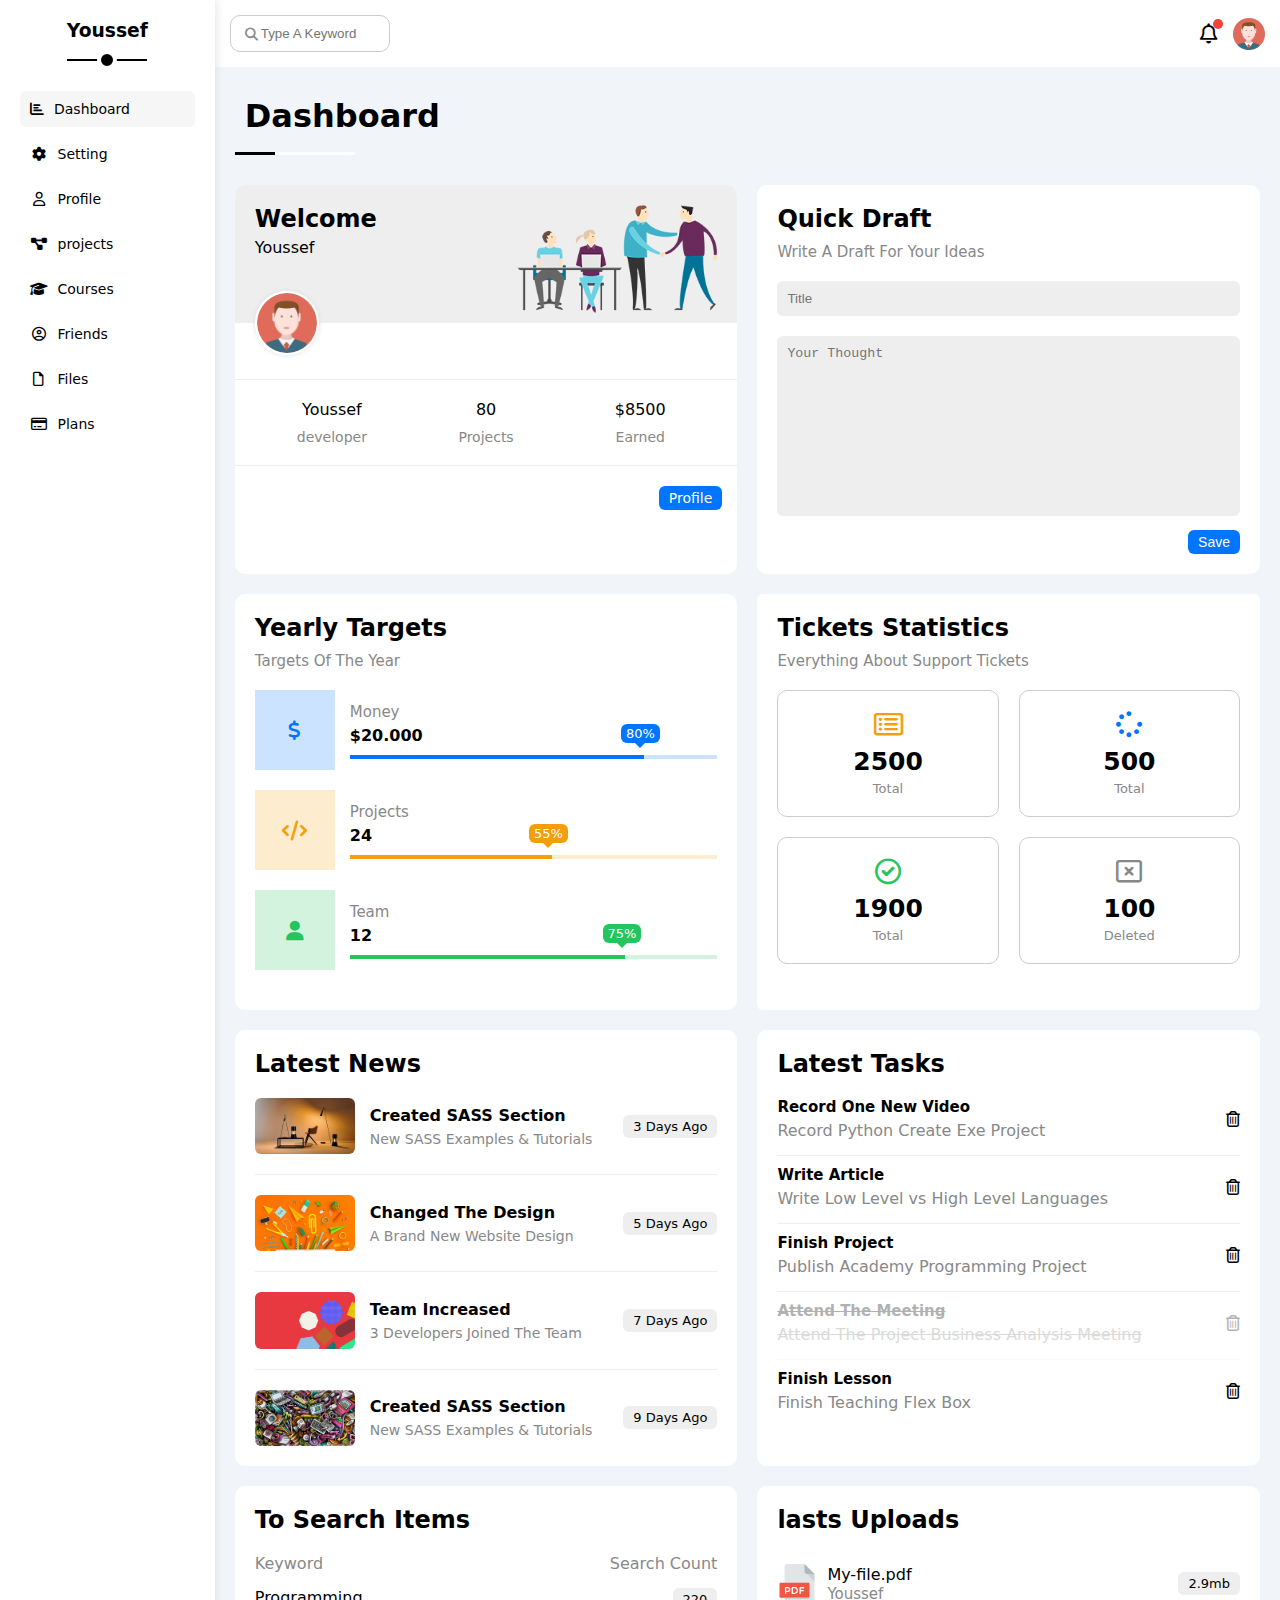
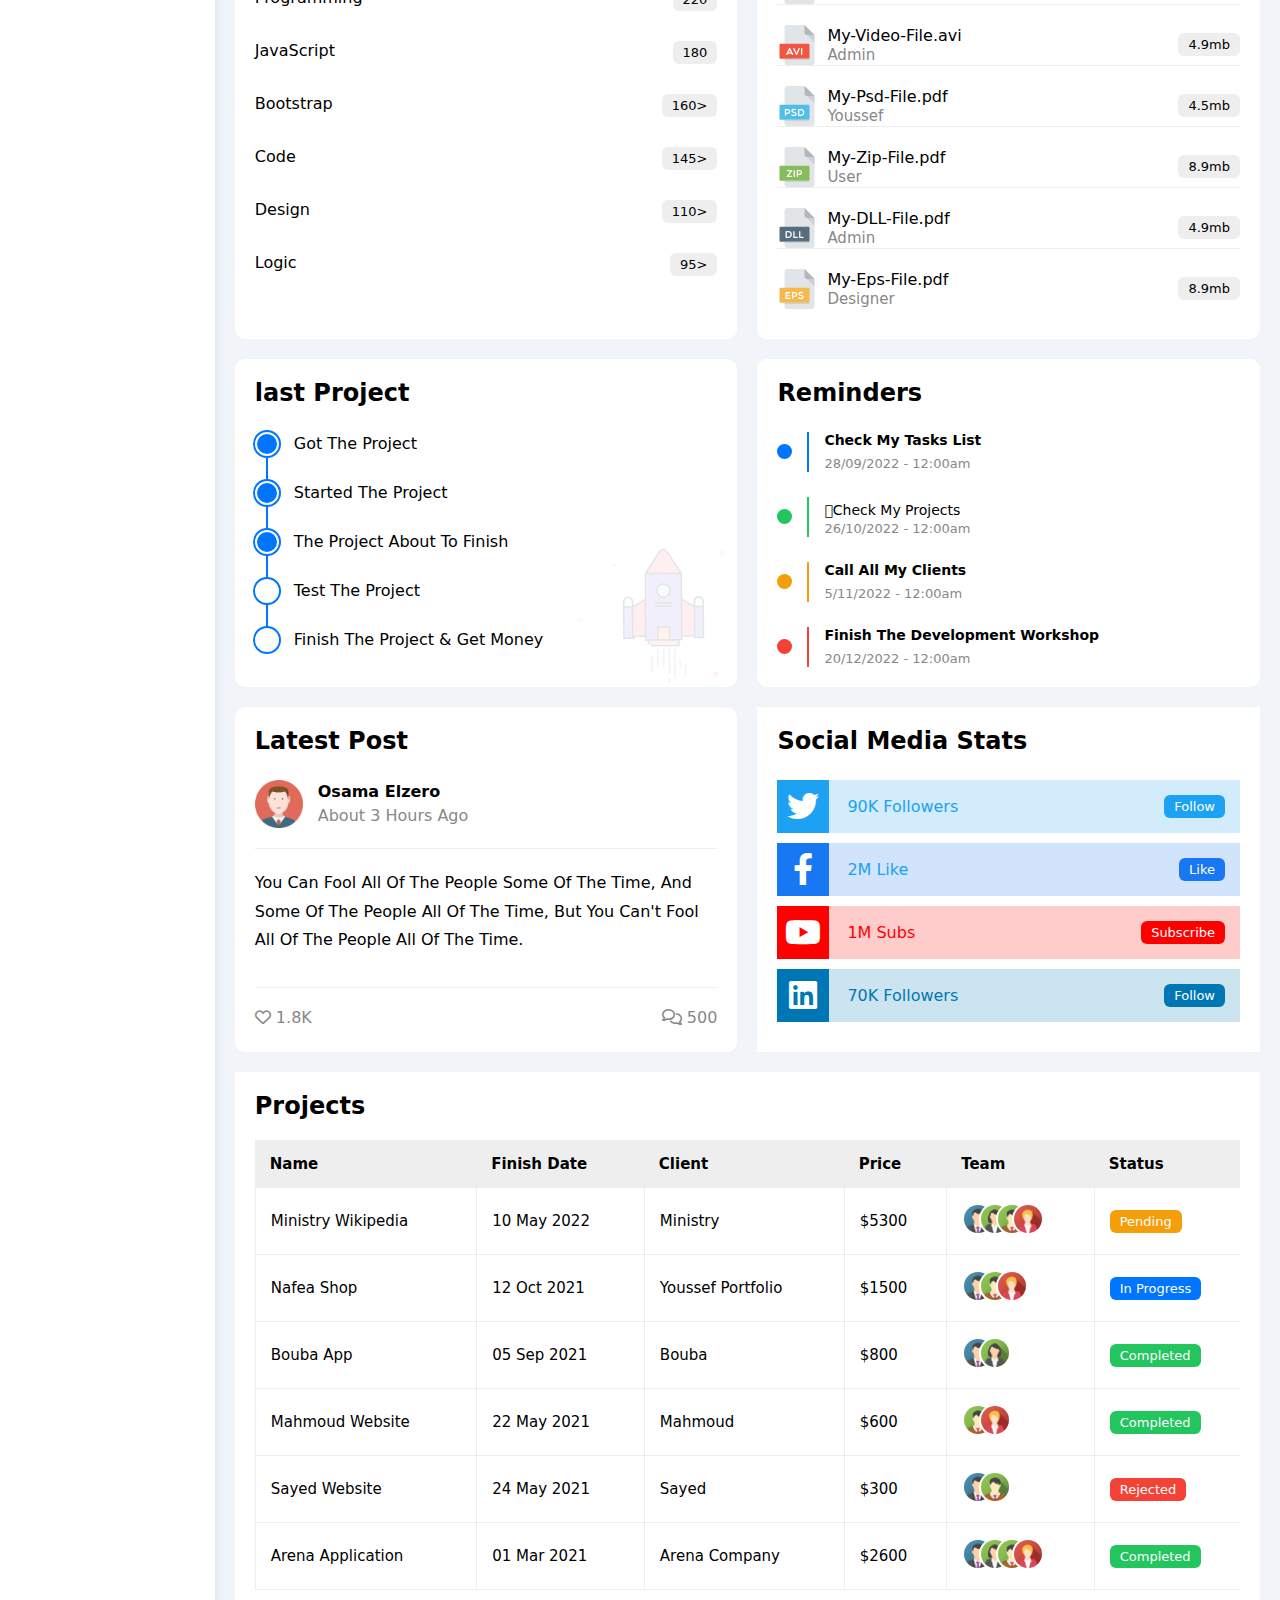
<file: index.html>
<!DOCTYPE html>
<html lang="en">
<head>
    <meta charset="UTF-8">
    <meta name="viewport" content="width=device-width, initial-scale=1.0">
    <title>Youssef</title>
    <link rel="stylesheet" href="css/all.min.css">   
    <link rel="stylesheet" href="css/framework.css">
    <link rel="stylesheet" href="css/master.css">
    <link rel="preconnect" href="https://fonts.googleapis.com" />
    <link rel="preconnect" href="https://fonts.gstatic.com" crossorigin />
    <link href="https://fonts.googleapis.com/css2?family=Open+Sans:wght@300;500&#038;display=swap" rel="stylesheet" />
</head>
<body>
    <div class="page d-flex">
        <div class="sidebar bg-white p-20  p-relative">
            <h3 class="p-relative txt-c mt-0">Youssef</h3>
            <ul>
                <li>
                    <a class="active d-flex align-center fs-14 c-black red-6 p-10" href="index.html">
                        <i class="fa-solid fa-chart-bar"></i>
                        <span>Dashboard</span>
                    </a>
                </li>
            </ul>
            <ul>
                <li>
                    <a class=" d-flex align-center fs-14 c-black red-6 p-10" href="setting.html">
                        <i class="fa-solid fa-gear fa-fw"></i>
                        <span>Setting</span>
                    </a>
                </li>
            </ul>
            <ul>
                <li>
                    <a class=" d-flex align-center fs-14 c-black red-6 p-10" href="profile.html">
                        <i class="fa-regular fa-user fa-fw"></i>
                        <span>Profile</span>
                    </a>
                </li>
            </ul>
            <ul>
                <li>
                    <a class=" d-flex align-center fs-14 c-black red-6 p-10" href="projects.html">
                        <i class="fa-solid fa-diagram-project fa-fw"></i>
                        <span>projects</span>
                    </a>
                </li>
            </ul>
            <ul>
                <li>
                    <a class=" d-flex align-center fs-14 c-black red-6 p-10" href="courses.html">
                        <i class="fa-solid fa-graduation-cap fa-fw"></i>
                        <span>Courses</span>
                    </a>
                </li>
            </ul>
            <ul>
                <li>
                    <a class=" d-flex align-center fs-14 c-black red-6 p-10" href="friends.html">
                        <i class="fa-regular fa-circle-user fa-fw"></i>
                        <span>Friends</span>
                    </a>
                </li>
            </ul>
            <ul>
                <li>
                    <a class=" d-flex align-center fs-14 c-black red-6 p-10" href="files.html">
                        <i class="fa-regular fa-file fa-fw"></i>
                        <span>Files</span>
                    </a>
                </li>
            </ul>
            <ul>
                <li>
                    <a class=" d-flex align-center fs-14 c-black red-6 p-10" href="plans.html">
                        <i class="fa-regular fa-credit-card fa-fw"></i>
                        <span>Plans</span>
                    </a>
                </li>
            </ul>
        </div>
        <div class="content w-full">
            <!-- start-head -->
            <div class="head bg-white p-15 between-flex">
                <div class="search p-relative">
                    <input class="p-10" type="search" placeholder="Type A Keyword">
                </div>
                <div class="icons d-flex align-center">
                    <span class="notification p-relative">
                        <i class="fa-regular fa-bell fa-lg"></i>
                    </span>
                    <img src="imgs/avatar.png" alt="" />
                </div>
                </div>
            <!-- end-head -->
            <h1 class="p-10 p-relative">Dashboard</h1>
            <div class="wrapper d-grid gap-20">
                <!-- Start Welcome Widget -->
                <div class="welcome bg-white red-10 txt-c-mobile block-mobile">
                    <div class="intro p-20 d-flex space-between bg-eee">
                        <div>
                            <h2 class="m-0">Welcome</h2>
                            <p class="c-grey mt-5">Youssef</p>
                        </div>
                        <img decoding="async" class="hide-mobile" src="imgs/welcome.png" alt="" />
                    </div>
                    <img class="avatar" src="imgs/avatar.png" alt="">
                    <div class="body txt-c d-flex p-20 mt-20 mb-20 block-mobile">
                        <div>Youssef<span class="d-block c-gray fs-14 mt-10">developer</span></div>
                        <div>80 <span class="d-block c-gray fs-14 mt-10">Projects</span></div>
                        <div>$8500 <span class="d-block c-gray fs-14 mt-10">Earned</span></div>
                    </div><a href="profile.html" class="visit d-block fs-14 bg-blue c-white w-fit btn-shape">Profile</a>
                </div>
                <!-- end Welcome Widget -->
                <!-- Start Quick Draft Widget  -->
                <div class="quick-draft p-20 bg-white red-10 ">
                    <h2 class="mb-10 mt-0">Quick Draft</h2>
                    <p class="mb-20 mt-0 c-gray fs-15">Write A Draft For Your Ideas</p>
                    <form>
                        <input class="bg-eee w-full red-6 p-10 " type="text" placeholder="Title">
                        <textarea class="bg-eee w-full red-6 mt-20 p-10" placeholder="Your Thought"></textarea>
                        <input class="save d-block fs-14 bg-blue  w-fit c-white btn-shape" type="submit" value="Save">
                    </form>
                </div>
                <!-- end Quick Draft Widget  -->
                <!-- Start Targets Widget -->
                <div class="targets p-20 bg-white red-10">
                    <h2 class="mb-10 mt-0">Yearly Targets</h2>
                    <p class="mb-20 mt-0 c-gray fs-15">Targets Of The Year</p>
                    <div class="target-row mb-20 blue center-flex">
                        <div class="icon center-flex">
                        <i class="fa-solid fa-dollar-sign fa-lg c-blue"></i>
                </div>
                <div class="details">
                    <span class="c-gray fs-15">Money</span>
                    <span class=" d-block mt-5 mb-10 fw-bold ">$20.000</span>
                    <div class="progress p-relative">
                        <span class="bg-blue blue" style="width: 80%;">
                        <span class="bg-blue">80%</span></span>
                    </div>
                </div>
                <!-- End Targets Widget -->
            </div>
                    <div class="target-row mb-20 orange center-flex">
                        <div class="icon center-flex">
                        <i class="fa-solid fa-code fa-lg c-orange"></i>
                </div>
                <div class="details">
                    <span class="c-gray fs-15">Projects</span>
                    <span class=" d-block mt-5 mb-10 fw-bold ">24</span>
                    <div class="progress p-relative">
                        <span class="bg-orange orange" style="width: 55%;">
                        <span class="bg-orange">55%</span></span>
                    </div>
                </div>
                <!-- End Targets Widget -->
            </div>
                    <div class="target-row mb-20 green center-flex">
                        <div class="icon center-flex">
                        <i class="fa-solid fa-user fa-lg c-green"></i>
                </div>
                <div class="details">
                    <span class="c-gray fs-15">Team</span>
                    <span class=" d-block mt-5 mb-10 fw-bold ">12</span>
                    <div class="progress p-relative">
                        <span class="bg-green green" style="width: 75%;">
                        <span class="bg-green">75%</span></span>
                    </div>
                </div>
                <!-- End Targets Widget -->
            </div>
        </div>
        <!-- Start Ticket Widget -->
        <div class="tickets bg-white red-6 p-20">
            <h2 class="mt-0 mb-10">Tickets Statistics</h2>
            <p class="mt-0 mb-20 c-gray fs-15">Everything About Support Tickets</p>
            <div class="d-flex txt-c gap-20 f-wrap">
            <div class="box p-20 red-10 fs-13 c-gray">
                <i class="fa-regular fa-rectangle-list fa-2x mb-10 c-orange"></i>
                <span class="d-block fs-25 fw-bold c-black mb-5 ">2500</span>
                Total 
        </div>
            <div class="box p-20 red-10 fs-13 c-gray">
                <i class="fa-solid fa-spinner fa-2x mb-10 c-blue"></i>
                <span class="d-block fs-25 fw-bold c-black mb-5 ">500</span>
                Total 
        </div>
            <div class="box p-20 red-10 fs-13 c-gray">
                <i class="fa-regular fa-circle-check fa-2x mb-10 c-green"></i>
                <span class="d-block fs-25 fw-bold c-black mb-5 ">1900</span>
                Total 
        </div>
            <div class="box p-20 red-10 fs-13 c-gray">
                <i class="fa-regular fa-rectangle-xmark fa-2x mb-10 c-red"></i>
                <span class="d-block fs-25 fw-bold c-black mb-5 ">100</span>
                Deleted
        </div>
            </div>
        </div>
                <!-- End Ticket Widget -->
                <!-- Start Latest News Widget -->
        <div class="latest-news p-20 red-10 bg-white txt-c-mobile">
            <h2 class="c-black mt-0 mb-20">Latest News</h2>
            <div class="news-row d-flex align-center">
                <img  decoding="async" src="imgs/news-01.png" alt="">
                <div class="info">
                    <h3>Created SASS Section</h3>
                    <p class="c-gray fs-14 m-0">New SASS Examples & Tutorials</p>
                </div>
                    <div class="btn-shape bg-eee fs-13 label">3 Days Ago</div>
                </div>
            <div class="news-row d-flex align-center">
                <img  decoding="async" src="imgs/news-02.png" alt="">
                <div class="info">
                    <h3>Changed The Design</h3>
                    <p class="c-gray fs-14 m-0">A Brand New Website Design</p>
                </div>
                    <div class="btn-shape bg-eee fs-13 label">5 Days Ago</div>
                </div>
            <div class="news-row d-flex align-center">
                <img  decoding="async" src="imgs/news-03.png" alt="">
                <div class="info">
                    <h3>Team Increased</h3>
                    <p class="c-gray fs-14 m-0">3 Developers Joined The Team</p>
                </div>
                    <div class="btn-shape bg-eee fs-13 label">7 Days Ago</div>
                </div>
            <div class="news-row d-flex align-center">
                <img  decoding="async" src="imgs/news-04.png" alt="">
                <div class="info">
                    <h3>Created SASS Section</h3>
                    <p class="c-gray fs-14 m-0">New SASS Examples & Tutorials</p>
                </div>
                    <div class="btn-shape bg-eee fs-13 label">9 Days Ago</div>
                </div>
            </div>
            <!-- End latest-news  -->
            <!-- Start latest-Tasks  -->
            <div class="tasks p-20 red-10 bg-white ">
                <h2 class="mt-0 mb-20">Latest Tasks</h2>
                <div class="task-row between-flex">
                    <div class="info">
                        <h3 class="mt-0 mb-5 fs-15">Record One New Video</h3>
                        <p class="c-gray m-0">Record Python Create Exe Project</p>
                    </div>
                    <i class="fa-regular fa-trash-can delete"></i>
        </div>
                <div class="task-row between-flex">
                    <div class="info">
                        <h3 class="mt-0 mb-5 fs-15">Write Article</h3>
                        <p class="c-gray  m-0">Write Low Level vs High Level Languages</p>
                    </div>
                    <i class="fa-regular fa-trash-can delete"></i>
        </div>
                <div class="task-row between-flex">
                    <div class="info">
                        <h3 class="mt-0 mb-5 fs-15">Finish Project</h3>
                        <p class="c-gray  m-0">Publish Academy Programming Project</p>
                    </div>
                    <i class="fa-regular fa-trash-can delete"></i>
        </div>
                <div class="task-row between-flex done">
                    <div class="info">
                        <h3 class="mt-0 mb-5 fs-15">Attend The Meeting</h3>
                        <p class="c-gray  m-0">Attend The Project Business Analysis Meeting</p>
                    </div>
                    <i class="fa-regular fa-trash-can delete"></i>
        </div>
                <div class="task-row between-flex">
                    <div class="info">
                        <h3 class="mt-0 mb-5 fs-15">Finish Lesson</h3>
                        <p class="c-gray  m-0">Finish Teaching Flex Box</p>
                    </div>
                    <i class="fa-regular fa-trash-can delete"></i>
        </div>
    </div>
    <!-- Start Top Search Word Widget -->
    <div class="search-items bg-white p-20 red-10">
        <h2 class="c-black mt-0 mb-20">To Search Items</h2>
        <div class="items-head d-flex space-between c-gray m-10">
            <div>Keyword</div>
            <div>Search Count</div>
    </div>
        <div class="items-head d-flex space-between pt-15 pb-15 m-10">
            <span>Programming</span>
            <span class="bg-eee fs-13 btn-shape">220</span> 
    </div>
        <div class="items-head d-flex space-between pt-15 pb-15 m-10">
            <span>JavaScript</span>
            <span class="bg-eee fs-13 btn-shape">180</span>
    </div>
        <div class="items-head d-flex space-between pt-15 pb-15 m-10">
            <span>Bootstrap</span>  
        <span class="bg-eee fs-13 btn-shape">160></span>  
    </div>
        <div class="items-head d-flex space-between pt-15 pb-15 m-10">
            <span>Code</span> 
        <span class="bg-eee fs-13 btn-shape">145></span>  
    </div>
        <div class="items-head d-flex space-between pt-15 pb-15 m-10">
            <span> Design</span>
        <span class="bg-eee fs-13 btn-shape">110></span>  
    </div>
        <div class="items-head d-flex space-between pt-15 pb-15 m-10">
            <span>Logic</span> 
        <span class="bg-eee fs-13 btn-shape">95></span>  
    </div> 
            </div>
            <!-- End Top Search Word Widget -->
        <!-- Start Latest Uploads Widget -->
        <div class="lasts-uploads bg-white p-20 red-10">
            <h2 class="c-black mt-0 mb-20">lasts Uploads</h2>
            <ul class="m-0">
                <li class="between-flex pb-10 mb-10 ">
                <div class="d-flex align-center">
                    <img class="mr-10" src="imgs/pdf.svg" alt="">
                <div>
                    <span class="d-block">My-file.pdf</span>
                    <span class="fs-15 c-gray">Youssef</span>
                </div>
                </div>
                <div class="bg-eee btn-shape fs-13">2.9mb</div>
            </li>
                <li class="between-flex pb-10 mb-10 ">
                <div class="d-flex align-center">
                    <img class="mr-10" src="imgs/avi.svg" alt="">
                <div>
                    <span class="d-block">My-Video-File.avi</span>
                    <span class="fs-15 c-gray">Admin</span>
                </div>
                </div>
                <div class="bg-eee btn-shape fs-13">4.9mb</div>
            </li>
                <li class="between-flex pb-10 mb-10 ">
                <div class="d-flex align-center">
                    <img class="mr-10" src="imgs/psd.svg" alt="">
                <div>
                    <span class="d-block">My-Psd-File.pdf</span>
                    <span class="fs-15 c-gray">Youssef</span>
                </div>
                </div>
                <div class="bg-eee btn-shape fs-13">4.5mb</div>
            </li>
                <li class="between-flex pb-10 mb-10 ">
                <div class="d-flex align-center">
                    <img class="mr-10" src="imgs/zip.svg" alt="">
                <div>
                    <span class="d-block">My-Zip-File.pdf</span>
                    <span class="fs-15 c-gray">User</span>
                </div>
                </div>
                <div class="bg-eee btn-shape fs-13">8.9mb</div>
            </li>
                <li class="between-flex pb-10 mb-10 ">
                <div class="d-flex align-center">
                    <img class="mr-10" src="imgs/dll.svg" alt="">
                <div>
                    <span class="d-block">My-DLL-File.pdf</span>
                    <span class="fs-15 c-gray">Admin</span>
                </div>
                </div>
                <div class="bg-eee btn-shape fs-13">4.9mb</div>
            </li>
                <li class="between-flex pb-10 mb-10 ">
                <div class="d-flex align-center">
                    <img class="mr-10" src="imgs/eps.svg" alt="">
                <div>
                    <span class="d-block">My-Eps-File.pdf</span>
                    <span class="fs-15 c-gray">Designer</span>
                </div>
                </div>
                <div class="bg-eee btn-shape fs-13">8.9mb</div>
            </li>
            </ul> 
    </div>
    <!-- End Top Latest Uploads Widget -->
    <!-- Start Last Project Widget -->
        <div class="last-project p-20 bg-white red-10 p-relative">
            <h2 class="c-black mt-0 mb-20">last Project</h2>
            <ul class="m-0 p-relative">
                    <li class="mt-25 d-flex align-center done">Got The Project</li>
                    <li class="mt-25 d-flex align-center done">Started The Project</li>
                    <li class="mt-25 d-flex align-center done">The Project About To Finish</li>
                    <li class="mt-25 d-flex align-center current">Test The Project</li>
                    <li class="mt-25 d-flex align-center">Finish The Project & Get Money</li>
            </ul>
            <img decoding="async" class="launch-icon hide-mobile" src="imgs/project.png" alt="" />
        </div>
    <!-- End Last Project Widget -->
    <!-- Start Last Reminders Widget -->
    <div class="reminders p-20 bg-white red-10 p-relative">
        <h2 class="c-black mt-0 mb-25">Reminders</h2>
        <ul class="m-0">
            <li class=" d-flex align-center  mt-15">
                <span class="key bg-blue mr-15 d-block rad-half"></span>
                    <div class="pl-15 blue">
                        <p class="fs-14 fw-bold mt-0 mb-5">Check My Tasks List</p>
                        <span class="fs-13 c-gray">28/09/2022 - 12:00am</span>
                    </div>
                
            </li>
            <li class="mt-25 d-flex align-center done">
                <span class="key bg-green mr-15 d-block rad-half"></span>
                    <div class="pl-15 green">
                        <p class="fa-bold m-0 mt-5 fs-14">Check My Projects</p>
                        <span class="fs-13 c-gray">26/10/2022 - 12:00am</span>
                    </div>
                
            </li>
            <li class="mt-25 d-flex align-center done">
                <span class="key bg-orange mr-15 d-block rad-half"></span>
                    <div class="pl-15 orange">
                        <p class="fs-14 fw-bold mt-0 mb-5">Call All My Clients</p>
                        <span class="fs-13 c-gray">5/11/2022 - 12:00am</span>
                    </div>
            </li>
            <li class="mt-25 d-flex align-center done">
                <span class="key bg-red mr-15 d-block rad-half"></span>
                    <div class="pl-15 red">
                        <p class="fs-14 fw-bold mt-0 mb-5">Finish The Development Workshop</p>
                        <span class="fs-13 c-gray">20/12/2022 - 12:00am</span>
                    </div>
            </li>
        </ul>
    </div>
    <!-- End Last Reminders Widget -->
    <!-- Start Latest Post Widget -->
    <div class="latest-post bg-white p-20 red-10 p-relative">
        <h2 class="mt-0 mb-25">Latest Post</h2>
        <div class="top d-flex align-center">
            <img decoding="async" class="avatar mr-15" src="imgs/avatar.png" alt="" />
            <div class="info">
                <span class="d-block mb-5 fw-bold">Osama Elzero</span>
                <span class="c-gray">About 3 Hours Ago</span>
            </div>
        </div>
            <div class="post-content txt-c-mobile pt-20 pb-20 mt-20 mb-20">
                You can fool all of the people some of the time, and some of the people all of the time, but you can't
                fool all of the people all of the time.
            </div>
            <div class="post-stats between-flex c-gray">
                <div>
                    <i class="fa-regular fa-heart"></i>
                    <span>1.8K</span>
    </div>
            <div>
    <i class="fa-regular fa-comments"></i>
    <span>500</span>
</div>
    <!-- End Latest Post Widget -->
        </div>
    </div>
    <!-- Start Social Media Stats Widget -->
    <div class="social-media p-20 bg-white rad-10 p-relative">
        <h2 class="mt-0 mb-25">Social Media Stats</h2>
        <div class="box twitter p-15 p-relative mb-10 between-flex">
        <i class="fa-brands fa-twitter fa-2x c-white h-full center-flex"></i>
        <span>90K Followers</span>
        <a class="fs-13 c-white btn-shape" href="#">Follow</a>
        </div>
        <div class="box facebook p-15 p-relative mb-10 between-flex">
            <i class="fa-brands fa-facebook-f fa-2x c-white h-full center-flex"></i>
            <span>2M Like</span>
            <a class="fs-13 c-white btn-shape" href="#">Like</a>
        </div>
        <div class="box youtube p-15 p-relative mb-10 between-flex">
            <i class="fa-brands fa-youtube fa-2x c-white h-full center-flex"></i>
            <span>1M Subs</span>
            <a class="fs-13 c-white btn-shape" href="#">Subscribe</a>
        </div>
        <div class="box linkedin p-15 p-relative mb-10 between-flex">
            <i class="fa-brands fa-linkedin fa-2x c-white h-full center-flex"></i>
            <span>70K Followers</span>
            <a class="fs-13 c-white btn-shape" href="#">Follow</a>
        </div>
    </div>   
    <!-- End Social Media Stats Widget -->
        </div>   
            <!-- Start Projects Table -->
        <div class="projects p-20 bg-white rad-10 m-20">
        <h2 class="mt-0 mb-20">Projects</h2>
        <div class="responsive-table">
            <table class="fs-15 w-full">
                <thead>
                    <tr>
                        <td>Name</td>
                        <td>Finish Date</td>
                        <td>Client</td>
                        <td>Price</td>
                        <td>Team</td>
                        <td>Status</td>
                    </tr>
                </thead>
                <tbody>
                    <tbody>
                        <tr>
                        <td>Ministry Wikipedia</td>
                        <td>10 May 2022</td>
                        <td>Ministry</td>
                        <td>$5300</td>
                        <td>
                            <img decoding="async" src="imgs/team-01.png" alt="" />
                            <img decoding="async" src="imgs/team-02.png" alt="" />
                            <img decoding="async" src="imgs/team-03.png" alt="" />
                            <img decoding="async" src="imgs/team-05.png" alt="" />
                        </td>
                        <td>
                            <span class="label btn-shape bg-orange c-white">Pending</span>
                        </td>
                        </tr>
                        <tr>
                </tbody>
                    <tbody>
                        <tr>
                        <td>Nafea Shop</td>
                        <td>12 Oct 2021</td>
                        <td>Youssef Portfolio</td>
                        <td>$1500</td>
                        <td>
                            <img decoding="async" src="imgs/team-01.png" alt="" />
                            <img decoding="async" src="imgs/team-03.png" alt="" />
                            <img decoding="async" src="imgs/team-05.png" alt="" />
                        </td>
                        <td>
                            <span class="label btn-shape bg-blue c-white">In Progress</span>
                        </td>
                        </tr>
                        <tr>
                </tbody>
                    <tbody>
                        <tr>
                        <td>Bouba App</td>
                        <td>05 Sep 2021</td>
                        <td>Bouba</td>
                        <td>$800</td>
                        <td>
                            <img decoding="async" src="imgs/team-01.png" alt="" />
                            <img decoding="async" src="imgs/team-02.png" alt="" />
                        </td>
                        <td>
                            <span class="label btn-shape bg-green c-white">Completed</span>
                        </td>
                        </tr>
                        <tr>
                </tbody>
                    <tbody>
                        <tr>
                        <td>Mahmoud Website</td>
                        <td>22 May 2021</td>
                        <td>Mahmoud</td>
                        <td>$600</td>
                        <td>
                            <img decoding="async" src="imgs/team-03.png" alt="" />
                            <img decoding="async" src="imgs/team-05.png" alt="" />
                        </td>
                        <td>
                            <span class="label btn-shape bg-green c-white">Completed</span>
                        </td>
                        </tr>
                        <tr>
                </tbody>
                    <tbody>
                        <tr>
                        <td>Sayed Website</td>
                        <td>24 May 2021</td>
                        <td>Sayed</td>
                        <td>$300</td>
                        <td>
                            <img decoding="async" src="imgs/team-01.png" alt="" />
                            <img decoding="async" src="imgs/team-03.png" alt="" />
                        </td>
                        <td>
                            <span class="label btn-shape bg-red c-white">Rejected</span>
                        </td>
                        </tr>
                        <tr>
                </tbody>
                    <tbody>
                        <tr>
                        <td>Arena Application</td>
                        <td>01 Mar 2021</td>
                        <td>Arena Company</td>
                        <td>$2600</td>
                        <td>
                            <img decoding="async" src="imgs/team-01.png" alt="" />
                            <img decoding="async" src="imgs/team-02.png" alt="" />
                            <img decoding="async" src="imgs/team-03.png" alt="" />
                            <img decoding="async" src="imgs/team-05.png" alt="" />
                        </td>
                        <td>
                            <span class="label btn-shape bg-green c-white">Completed</span>
                        </td>
                        </tr>
                        <tr>
                </tbody>
            </table>
    </div>
        </div>
    <!-- End Projects Table -->
    </div>


</body>
</html>
</file>
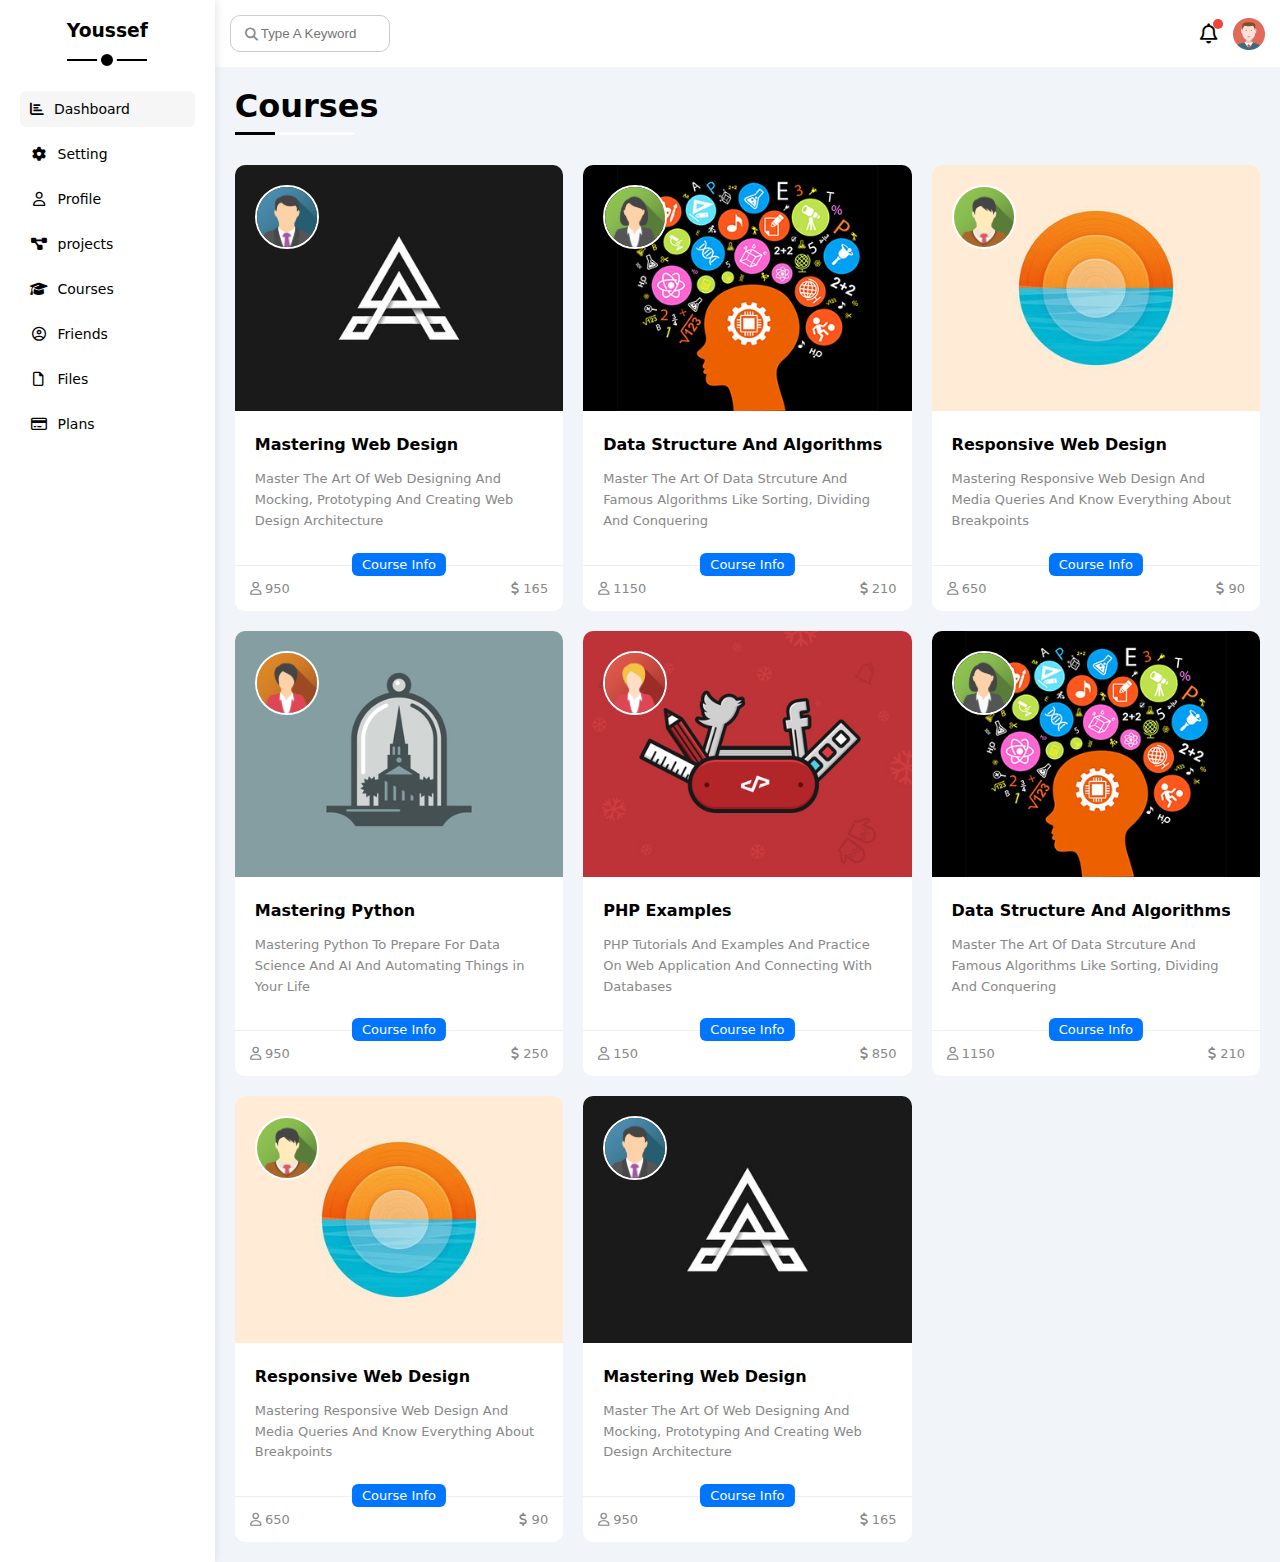
<file: courses.html>
<!DOCTYPE html>
<html lang="en">
<head>
    <meta charset="UTF-8">
    <meta name="viewport" content="width=device-width, initial-scale=1.0">
    <title>Youssef</title>
    <link rel="stylesheet" href="css/all.min.css">   
    <link rel="stylesheet" href="css/framework.css">
    <link rel="stylesheet" href="css/master.css">
    <link rel="preconnect" href="https://fonts.googleapis.com" />
    <link rel="preconnect" href="https://fonts.gstatic.com" crossorigin />
    <link href="https://fonts.googleapis.com/css2?family=Open+Sans:wght@300;500&#038;display=swap" rel="stylesheet" />
</head>
<body>
    <div class="page d-flex">
        <div class="sidebar bg-white p-20  p-relative">
            <h3 class="p-relative txt-c mt-0">Youssef</h3>
            <ul>
                <li>
                    <a class="active d-flex align-center fs-14 c-black red-6 p-10" href="index.html">
                        <i class="fa-solid fa-chart-bar"></i>
                        <span>Dashboard</span>
                    </a>
                </li>
            </ul>
            <ul>
                <li>
                    <a class=" d-flex align-center fs-14 c-black red-6 p-10" href="setting.html">
                        <i class="fa-solid fa-gear fa-fw"></i>
                        <span>Setting</span>
                    </a>
                </li>
            </ul>
            <ul>
                <li>
                    <a class=" d-flex align-center fs-14 c-black red-6 p-10" href="profile.html">
                        <i class="fa-regular fa-user fa-fw"></i>
                        <span>Profile</span>
                    </a>
                </li>
            </ul>
            <ul>
                <li>
                    <a class=" d-flex align-center fs-14 c-black red-6 p-10" href="projects.html">
                        <i class="fa-solid fa-diagram-project fa-fw"></i>
                        <span>projects</span>
                    </a>
                </li>
            </ul>
            <ul>
                <li>
                    <a class=" d-flex align-center fs-14 c-black red-6 p-10" href="courses.html">
                        <i class="fa-solid fa-graduation-cap fa-fw"></i>
                        <span>Courses</span>
                    </a>
                </li>
            </ul>
            <ul>
                <li>
                    <a class=" d-flex align-center fs-14 c-black red-6 p-10" href="friends.html">
                        <i class="fa-regular fa-circle-user fa-fw"></i>
                        <span>Friends</span>
                    </a>
                </li>
            </ul>
            <ul>
                <li>
                    <a class=" d-flex align-center fs-14 c-black red-6 p-10" href="files.html">
                        <i class="fa-regular fa-file fa-fw"></i>
                        <span>Files</span>
                    </a>
                </li>
            </ul>
            <ul>
                <li>
                    <a class=" d-flex align-center fs-14 c-black red-6 p-10" href="plans.html">
                        <i class="fa-regular fa-credit-card fa-fw"></i>
                        <span>Plans</span>
                    </a>
                </li>
            </ul>
        </div>
        <div class="content w-full">
            <!-- start-head -->
            <div class="head bg-white p-15 between-flex">
                <div class="search p-relative">
                    <input class="p-10" type="search" placeholder="Type A Keyword">
                </div>
                <div class="icons d-flex align-center">
                    <span class="notification p-relative">
                        <i class="fa-regular fa-bell fa-lg"></i>
                    </span>
                    <img src="imgs/avatar.png" alt="" />
                </div>
                </div>
                <h1 class=" p-relative">Courses</h1>
                <div class="courses-page m-20 d-grid gap-20">
                    <!-- Start Welcome Widget -->
                    <div class="course bg-white red-10 p-relative">
                        <img class="cover" src="imgs/course-01.jpg" alt="">
                        <img class="instructor" src="imgs/team-01.png" alt="" >
                        <div class="p-20">
                            <h4 class="m-0">Mastering Web Design</h4>
                            <p class="description c-gray mt-15 fs-13">Master The Art Of Web Designing And Mocking, Prototyping And Creating Web Design Architecture</p>
                        </div>
                        <div class="info between-flex p-15 p-relative">
                            <span class="title bg-blue btn-shape c-white">Course Info</span>
                            <span class="c-gray">
                                <i class="fa-regular fa-user"></i>
                                950
                            </span>
                            <span class="c-gray">
                                <i class="fa-solid fa-dollar-sign"></i>
                                165
                            </span>
                        </div>
                    </div>
                    <div class="course bg-white red-10 p-relative">
                        <img class="cover" src="imgs/course-02.jpg" alt="">
                        <img class="instructor" src="imgs/team-02.png" alt="" >
                        <div class="p-20">
                            <h4 class="m-0">Data Structure And Algorithms</h4>
                            <p class="description c-gray mt-15 fs-13">Master The Art Of Data Strcuture And Famous Algorithms Like Sorting, Dividing And Conquering</p>
                        </div>
                        <div class="info between-flex p-15 p-relative">
                            <span class="title bg-blue btn-shape c-white">Course Info</span>
                            <span class="c-gray">
                                <i class="fa-regular fa-user"></i>
                                1150
                            </span>
                            <span class="c-gray">
                                <i class="fa-solid fa-dollar-sign"></i>
                                210
                            </span>
                        </div>
                    </div>
                    <div class="course bg-white red-10 p-relative">
                        <img class="cover" src="imgs/course-03.jpg" alt="">
                        <img class="instructor" src="imgs/team-03.png" alt="" >
                        <div class="p-20">
                            <h4 class="m-0">Responsive Web Design</h4>
                            <p class="description c-gray mt-15 fs-13">Mastering Responsive Web Design And Media Queries And Know Everything About Breakpoints</p>
                        </div>
                        <div class="info between-flex p-15 p-relative">
                            <span class="title bg-blue btn-shape c-white">Course Info</span>
                            <span class="c-gray">
                                <i class="fa-regular fa-user"></i>
                                650
                            </span>
                            <span class="c-gray">
                                <i class="fa-solid fa-dollar-sign"></i>
                                90
                            </span>
                        </div>
                    </div>
                    <div class="course bg-white red-10 p-relative">
                        <img class="cover" src="imgs/course-04.jpg" alt="">
                        <img class="instructor" src="imgs/team-04.png" alt="" >
                        <div class="p-20">
                            <h4 class="m-0">Mastering Python</h4>
                            <p class="description c-gray mt-15 fs-13">Mastering Python To Prepare For Data Science And AI And Automating Things in Your Life</p>
                        </div>
                        <div class="info between-flex p-15 p-relative">
                            <span class="title bg-blue btn-shape c-white">Course Info</span>
                            <span class="c-gray">
                                <i class="fa-regular fa-user"></i>
                                950
                            </span>
                            <span class="c-gray">
                                <i class="fa-solid fa-dollar-sign"></i>
                                250
                            </span>
                        </div>
                    </div>
                    <div class="course bg-white red-10 p-relative">
                        <img class="cover" src="imgs/course-05.jpg" alt="">
                        <img class="instructor" src="imgs/team-05.png" alt="" >
                        <div class="p-20">
                            <h4 class="m-0">PHP Examples</h4>
                            <p class="description c-gray mt-15 fs-13">PHP Tutorials And Examples And Practice On Web Application And Connecting With Databases</p>
                        </div>
                        <div class="info between-flex p-15 p-relative">
                            <span class="title bg-blue btn-shape c-white">Course Info</span>
                            <span class="c-gray">
                                <i class="fa-regular fa-user"></i>
                                150
                            </span>
                            <span class="c-gray">
                                <i class="fa-solid fa-dollar-sign"></i>
                                850
                            </span>
                        </div>
                    </div>
                    <div class="course bg-white red-10 p-relative">
                        <img class="cover" src="imgs/course-02.jpg" alt="">
                        <img class="instructor" src="imgs/team-02.png" alt="" >
                        <div class="p-20">
                            <h4 class="m-0">Data Structure And Algorithms</h4>
                            <p class="description c-gray mt-15 fs-13">Master The Art Of Data Strcuture And Famous Algorithms Like Sorting, Dividing And Conquering</p>
                        </div>
                        <div class="info between-flex p-15 p-relative">
                            <span class="title bg-blue btn-shape c-white">Course Info</span>
                            <span class="c-gray">
                                <i class="fa-regular fa-user"></i>
                                1150
                            </span>
                            <span class="c-gray">
                                <i class="fa-solid fa-dollar-sign"></i>
                                210
                            </span>
                        </div>
                    </div>
                    <div class="course bg-white red-10 p-relative">
                        <img class="cover" src="imgs/course-03.jpg" alt="">
                        <img class="instructor" src="imgs/team-03.png" alt="" >
                        <div class="p-20">
                            <h4 class="m-0">Responsive Web Design</h4>
                            <p class="description c-gray mt-15 fs-13">Mastering Responsive Web Design And Media Queries And Know Everything About Breakpoints</p>
                        </div>
                        <div class="info between-flex p-15 p-relative">
                            <span class="title bg-blue btn-shape c-white">Course Info</span>
                            <span class="c-gray">
                                <i class="fa-regular fa-user"></i>
                                650
                            </span>
                            <span class="c-gray">
                                <i class="fa-solid fa-dollar-sign"></i>
                                90
                            </span>
                        </div>
                    </div>
                    <div class="course bg-white red-10 p-relative">
                        <img class="cover" src="imgs/course-01.jpg" alt="">
                        <img class="instructor" src="imgs/team-01.png" alt="" >
                        <div class="p-20">
                            <h4 class="m-0">Mastering Web Design</h4>
                            <p class="description c-gray mt-15 fs-13">Master The Art Of Web Designing And Mocking, Prototyping And Creating Web Design Architecture</p>
                        </div>
                        <div class="info between-flex p-15 p-relative">
                            <span class="title bg-blue btn-shape c-white">Course Info</span>
                            <span class="c-gray">
                                <i class="fa-regular fa-user"></i>
                                950
                            </span>
                            <span class="c-gray">
                                <i class="fa-solid fa-dollar-sign"></i>
                                165
                            </span>
                        </div>
                    </div>
                </div>
        </div>
    </div>
</body>
</html>
</file>
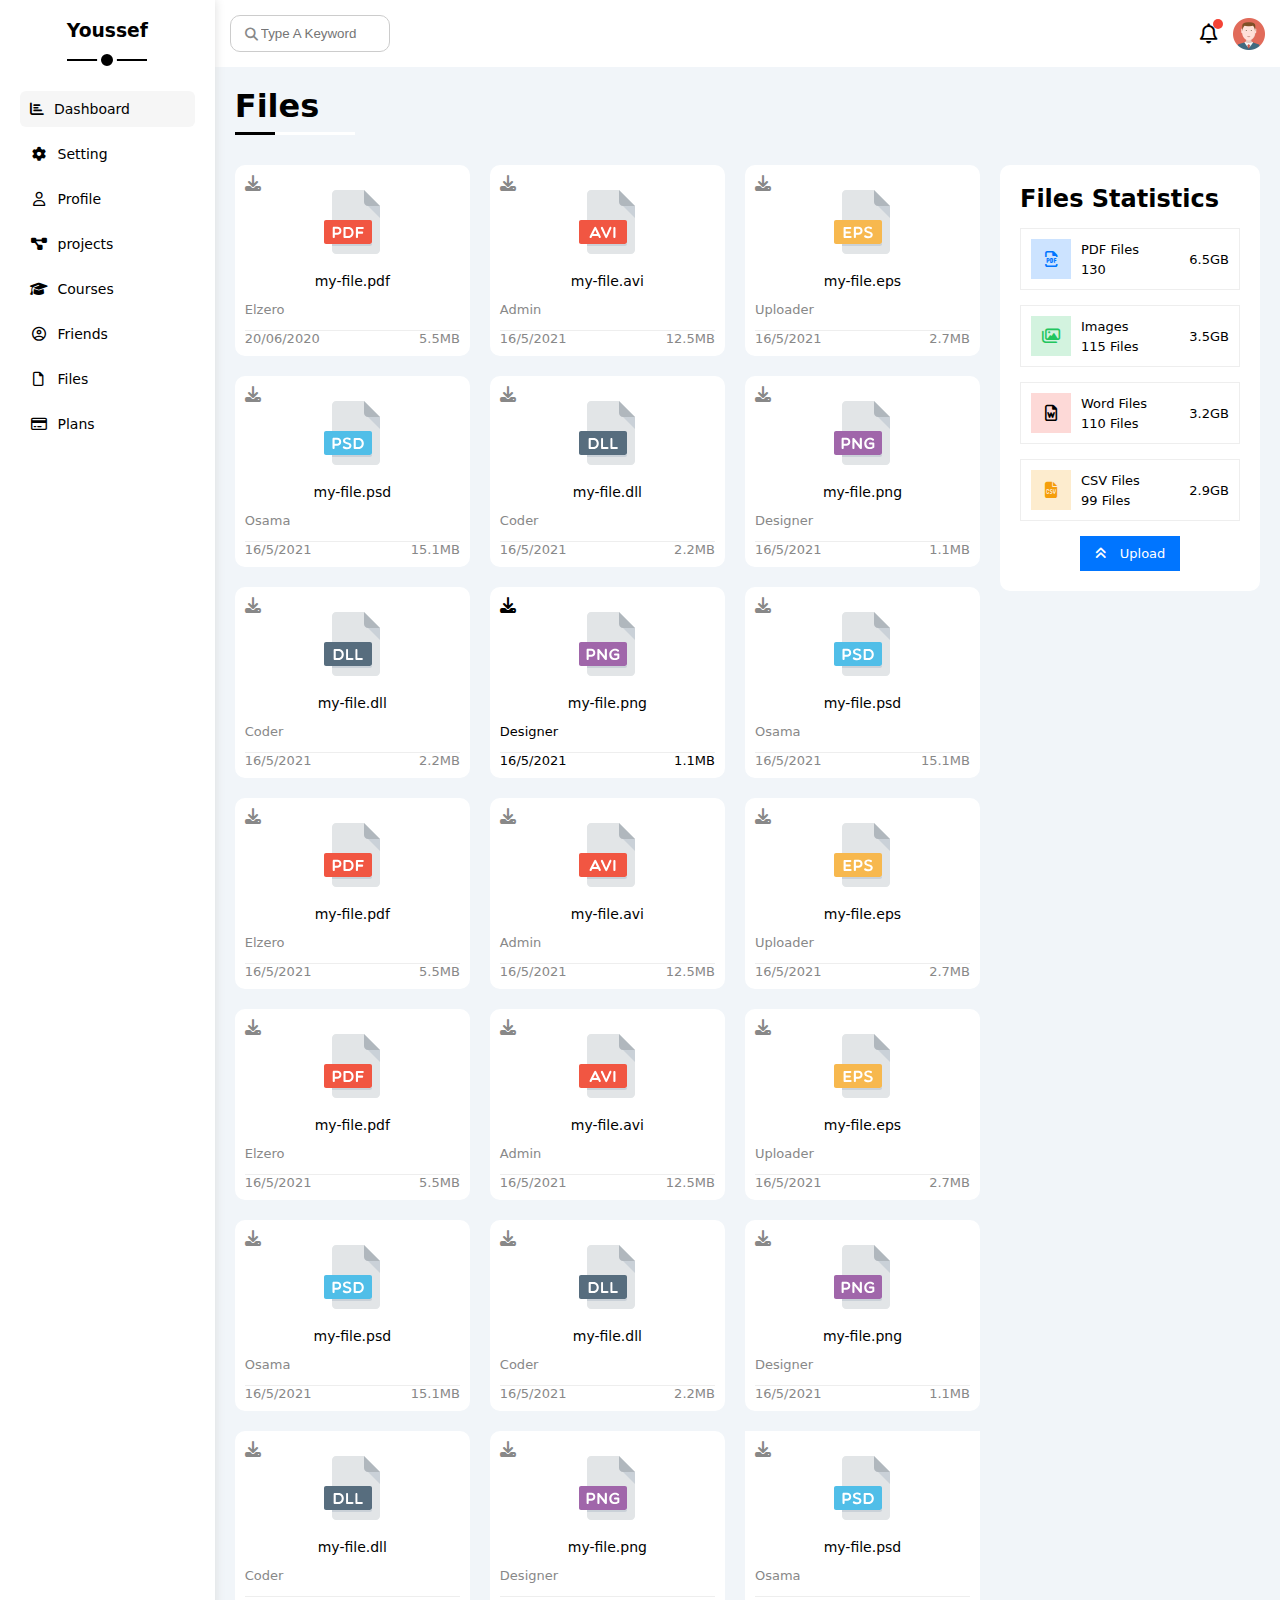
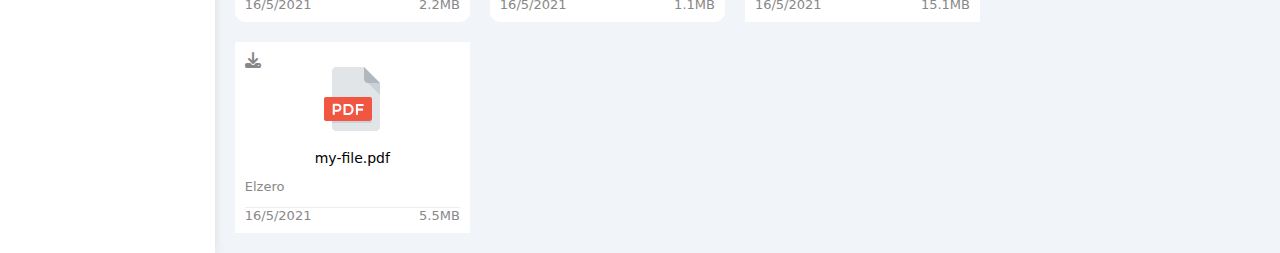
<file: files.html>
<!DOCTYPE html>
<html lang="en">
<head>
    <meta charset="UTF-8">
    <meta name="viewport" content="width=device-width, initial-scale=1.0">
    <title>Youssef</title>
    <link rel="stylesheet" href="css/all.min.css">   
    <link rel="stylesheet" href="css/framework.css">
    <link rel="stylesheet" href="css/master.css">
    <link rel="preconnect" href="https://fonts.googleapis.com" />
    <link rel="preconnect" href="https://fonts.gstatic.com" crossorigin />
    <link href="https://fonts.googleapis.com/css2?family=Open+Sans:wght@300;500&#038;display=swap" rel="stylesheet" />
</head>
<body>
    <div class="page d-flex">
        <div class="sidebar bg-white p-20  p-relative">
            <h3 class="p-relative txt-c mt-0">Youssef</h3>
            <ul>
                <li>
                    <a class="active d-flex align-center fs-14 c-black red-6 p-10" href="index.html">
                        <i class="fa-solid fa-chart-bar"></i>
                        <span>Dashboard</span>
                    </a>
                </li>
            </ul>
            <ul>
                <li>
                    <a class=" d-flex align-center fs-14 c-black red-6 p-10" href="setting.html">
                        <i class="fa-solid fa-gear fa-fw"></i>
                        <span>Setting</span>
                    </a>
                </li>
            </ul>
            <ul>
                <li>
                    <a class=" d-flex align-center fs-14 c-black red-6 p-10" href="profile.html">
                        <i class="fa-regular fa-user fa-fw"></i>
                        <span>Profile</span>
                    </a>
                </li>
            </ul>
            <ul>
                <li>
                    <a class=" d-flex align-center fs-14 c-black red-6 p-10" href="projects.html">
                        <i class="fa-solid fa-diagram-project fa-fw"></i>
                        <span>projects</span>
                    </a>
                </li>
            </ul>
            <ul>
                <li>
                    <a class=" d-flex align-center fs-14 c-black red-6 p-10" href="courses.html">
                        <i class="fa-solid fa-graduation-cap fa-fw"></i>
                        <span>Courses</span>
                    </a>
                </li>
            </ul>
            <ul>
                <li>
                    <a class=" d-flex align-center fs-14 c-black red-6 p-10" href="friends.html">
                        <i class="fa-regular fa-circle-user fa-fw"></i>
                        <span>Friends</span>
                    </a>
                </li>
            </ul>
            <ul>
                <li>
                    <a class=" d-flex align-center fs-14 c-black red-6 p-10" href="files.html">
                        <i class="fa-regular fa-file fa-fw"></i>
                        <span>Files</span>
                    </a>
                </li>
            </ul>
            <ul>
                <li>
                    <a class=" d-flex align-center fs-14 c-black red-6 p-10" href="plans.html">
                        <i class="fa-regular fa-credit-card fa-fw"></i>
                        <span>Plans</span>
                    </a>
                </li>
            </ul>
        </div>
        <div class="content w-full">
            <!-- start-head -->
            <div class="head bg-white p-15 between-flex">
                <div class="search p-relative">
                    <input class="p-10" type="search" placeholder="Type A Keyword">
                </div>
                <div class="icons d-flex align-center">
                    <span class="notification p-relative">
                        <i class="fa-regular fa-bell fa-lg"></i>
                    </span>
                    <img src="imgs/avatar.png" alt="" />
                </div>
                </div>
                <h1 class="p-relative">Files</h1>
                <div class="files-page d-flex m-20 gap-20">
                <div class="files-stats p-20 bg-white red-10">
                    <h2 class="mt-0 mb-15 txt-c-mobile">Files Statistics</h2>
                    <div class="d-flex align-center border-eee p-10 rad-6 mb-15 fs-13">
                    <i class="fa-regular fa-file-pdf fa-lg blue center-flex c-blue icon"></i>
                    <div class="info">
                        <span>PDF Files</span>
                        <span class="c-grey d-block mt-5">130</span>
                    </div>
                    <div class="size c-grey">6.5GB</div>
                    </div>
                    <div class="d-flex align-center border-eee p-10 rad-6 mb-15 fs-13">
                    <i class="fa-regular fa-images fa-lg green center-flex c-green icon"></i>
                    <div class="info">
                        <span>Images</span>
                        <span class="c-grey d-block mt-5">115 Files</span>
                    </div>
                    <div class="size c-grey">3.5GB</div>
                    </div>
                    <div class="d-flex align-center border-eee p-10 rad-6 mb-15 fs-13">
                    <i class="fa-regular fa-file-word fa-lg red center-flex c-red icon"></i>
                    <div class="info">
                        <span>Word Files</span>
                        <span class="c-grey d-block mt-5">110 Files</span>
                    </div>
                    <div class="size c-grey">3.2GB</div>
                    </div>
                    <div class="d-flex align-center border-eee p-10 rad-6 fs-13">
                    <i class="fa-solid fa-file-csv fa-lg orange center-flex c-orange icon"></i>
                    <div class="info">
                        <span>CSV Files</span>
                        <span class="c-grey d-block mt-5">99 Files</span>
                    </div>
                    <div class="size c-grey">2.9GB</div>
                    </div>
                    <a class="upload bg-blue c-white fs-13 rad-6 d-block w-fit" href="#">
                    <i class="fa-solid fa-angles-up mr-10"></i>
                    Upload
                    </a>
                </div>
                <div class="files-content d-grid gap-20">
                    <div class="file bg-white p-10 red-10">
                    <i class="fa-solid fa-download c-gray p-absolute"></i>
                    <div class="icon txt-c">
                        <img class="mt-15 mb-15" src="imgs/pdf.svg" alt="" />
                    </div>
                    <div class="txt-c mb-10 fs-14">my-file.pdf</div>
                    <p class="c-gray fs-13">Elzero</p>
                    <div class="info between-flex mt-10 pt-10 fs-13 c-gray">
                        <span>20/06/2020</span>
                        <span>5.5MB</span>
                    </div>
                    </div>
                    <div class="file bg-white p-10 red-10">
                    <i class="fa-solid fa-download c-gray p-absolute"></i>
                    <div class="icon txt-c">
                        <img class="mt-15 mb-15" src="imgs/avi.svg" alt="" />
                    </div>
                    <div class="txt-c mb-10 fs-14">my-file.avi</div>
                    <p class="c-gray fs-13">Admin</p>
                    <div class="info between-flex mt-10 pt-10 fs-13 c-gray">
                        <span>16/5/2021</span>
                        <span>12.5MB</span>
                    </div>
                    </div>
                    <div class="file bg-white p-10 red-10">
                    <i class="fa-solid fa-download c-gray p-absolute"></i>
                    <div class="icon txt-c">
                        <img class="mt-15 mb-15" src="imgs/eps.svg" alt="" />
                    </div>
                    <div class="txt-c mb-10 fs-14">my-file.eps</div>
                    <p class="c-gray fs-13">Uploader</p>
                    <div class="info between-flex mt-10 pt-10 fs-13 c-gray">
                        <span>16/5/2021</span>
                        <span>2.7MB</span>
                    </div>
                    </div>
                    <div class="file bg-white p-10 red-10">
                    <i class="fa-solid fa-download c-gray p-absolute"></i>
                    <div class="icon txt-c">
                        <img class="mt-15 mb-15" src="imgs/psd.svg" alt="" />
                    </div>
                    <div class="txt-c mb-10 fs-14">my-file.psd</div>
                    <p class="c-gray fs-13">Osama</p>
                    <div class="info between-flex mt-10 pt-10 fs-13 c-gray">
                        <span>16/5/2021</span>
                        <span>15.1MB</span>
                    </div>
                    </div>
                    <div class="file bg-white p-10 red-10">
                    <i class="fa-solid fa-download c-gray p-absolute"></i>
                    <div class="icon txt-c">
                        <img class="mt-15 mb-15" src="imgs/dll.svg" alt="" />
                    </div>
                    <div class="txt-c mb-10 fs-14">my-file.dll</div>
                    <p class="c-gray fs-13">Coder</p>
                    <div class="info between-flex mt-10 pt-10 fs-13 c-gray">
                        <span>16/5/2021</span>
                        <span>2.2MB</span>
                    </div>
                    </div>
                    <div class="file bg-white p-10 red-10">
                    <i class="fa-solid fa-download c-gray p-absolute"></i>
                    <div class="icon txt-c">
                        <img class="mt-15 mb-15" src="imgs/png.svg" alt="" />
                    </div>
                    <div class="txt-c mb-10 fs-14">my-file.png</div>
                    <p class="c-gray fs-13">Designer</p>
                    <div class="info between-flex mt-10 pt-10 fs-13 c-gray">
                        <span>16/5/2021</span>
                        <span>1.1MB</span>
                    </div>
                    </div>
                    <div class="file bg-white p-10 red-10">
                    <i class="fa-solid fa-download c-gray p-absolute"></i>
                    <div class="icon txt-c">
                        <img class="mt-15 mb-15" src="imgs/dll.svg" alt="" />
                    </div>
                    <div class="txt-c mb-10 fs-14">my-file.dll</div>
                    <p class="c-gray fs-13">Coder</p>
                    <div class="info between-flex mt-10 pt-10 fs-13 c-gray">
                        <span>16/5/2021</span>
                        <span>2.2MB</span>
                    </div>
                    </div>
                    <div class="file bg-white p-10 red-10">
                    <i class="fa-solid fa-download c-grey p-absolute"></i>
                    <div class="icon txt-c">
                        <img class="mt-15 mb-15" src="imgs/png.svg" alt="" />
                    </div>
                    <div class="txt-c mb-10 fs-14">my-file.png</div>
                    <p class="c-grey fs-13">Designer</p>
                    <div class="info between-flex mt-10 pt-10 fs-13 c-grey">
                        <span>16/5/2021</span>
                        <span>1.1MB</span>
                    </div>
                    </div>
                    <div class="file bg-white p-10 red-10">
                    <i class="fa-solid fa-download c-gray p-absolute"></i>
                    <div class="icon txt-c">
                        <img class="mt-15 mb-15" src="imgs/psd.svg" alt="" />
                    </div>
                    <div class="txt-c mb-10 fs-14">my-file.psd</div>
                    <p class="c-gray fs-13">Osama</p>
                    <div class="info between-flex mt-10 pt-10 fs-13 c-gray">
                        <span>16/5/2021</span>
                        <span>15.1MB</span>
                    </div>
                    </div>
                    <div class="file bg-white p-10 red-10">
                    <i class="fa-solid fa-download c-gray p-absolute"></i>
                    <div class="icon txt-c">
                        <img class="mt-15 mb-15" src="imgs/pdf.svg" alt="" />
                    </div>
                    <div class="txt-c mb-10 fs-14">my-file.pdf</div>
                    <p class="c-gray fs-13">Elzero</p>
                    <div class="info between-flex mt-10 pt-10 fs-13 c-gray">
                        <span>16/5/2021</span>
                        <span>5.5MB</span>
                    </div>
                    </div>
                    <div class="file bg-white p-10 red-10">
                    <i class="fa-solid fa-download c-gray p-absolute"></i>
                    <div class="icon txt-c">
                        <img class="mt-15 mb-15" src="imgs/avi.svg" alt="" />
                    </div>
                    <div class="txt-c mb-10 fs-14">my-file.avi</div>
                    <p class="c-gray fs-13">Admin</p>
                    <div class="info between-flex mt-10 pt-10 fs-13 c-gray">
                        <span>16/5/2021</span>
                        <span>12.5MB</span>
                    </div>
                    </div>
                    <div class="file bg-white p-10 red-10">
                    <i class="fa-solid fa-download c-gray p-absolute"></i>
                    <div class="icon txt-c">
                        <img class="mt-15 mb-15" src="imgs/eps.svg" alt="" />
                    </div>
                    <div class="txt-c mb-10 fs-14">my-file.eps</div>
                    <p class="c-gray fs-13">Uploader</p>
                    <div class="info between-flex mt-10 pt-10 fs-13 c-gray">
                        <span>16/5/2021</span>
                        <span>2.7MB</span>
                    </div>
                    </div>
                    <div class="file bg-white p-10 red-10">
                    <i class="fa-solid fa-download c-gray p-absolute"></i>
                    <div class="icon txt-c">
                        <img class="mt-15 mb-15" src="imgs/pdf.svg" alt="" />
                    </div>
                    <div class="txt-c mb-10 fs-14">my-file.pdf</div>
                    <p class="c-gray fs-13">Elzero</p>
                    <div class="info between-flex mt-10 pt-10 fs-13 c-gray">
                        <span>16/5/2021</span>
                        <span>5.5MB</span>
                    </div>
                    </div>
                    <div class="file bg-white p-10 red-10">
                    <i class="fa-solid fa-download c-gray p-absolute"></i>
                    <div class="icon txt-c">
                        <img class="mt-15 mb-15" src="imgs/avi.svg" alt="" />
                    </div>
                    <div class="txt-c mb-10 fs-14">my-file.avi</div>
                    <p class="c-gray fs-13">Admin</p>
                    <div class="info between-flex mt-10 pt-10 fs-13 c-gray">
                        <span>16/5/2021</span>
                        <span>12.5MB</span>
                    </div>
                    </div>
                    <div class="file bg-white p-10 red-10">
                    <i class="fa-solid fa-download c-gray p-absolute"></i>
                    <div class="icon txt-c">
                        <img class="mt-15 mb-15" src="imgs/eps.svg" alt="" />
                    </div>
                    <div class="txt-c mb-10 fs-14">my-file.eps</div>
                    <p class="c-gray fs-13">Uploader</p>
                    <div class="info between-flex mt-10 pt-10 fs-13 c-gray">
                        <span>16/5/2021</span>
                        <span>2.7MB</span>
                    </div>
                    </div>
                    <div class="file bg-white p-10 red-10">
                    <i class="fa-solid fa-download c-gray p-absolute"></i>
                    <div class="icon txt-c">
                        <img class="mt-15 mb-15" src="imgs/psd.svg" alt="" />
                    </div>
                    <div class="txt-c mb-10 fs-14">my-file.psd</div>
                    <p class="c-gray fs-13">Osama</p>
                    <div class="info between-flex mt-10 pt-10 fs-13 c-gray">
                        <span>16/5/2021</span>
                        <span>15.1MB</span>
                    </div>
                    </div>
                    <div class="file bg-white p-10 red-10">
                    <i class="fa-solid fa-download c-gray p-absolute"></i>
                    <div class="icon txt-c">
                        <img class="mt-15 mb-15" src="imgs/dll.svg" alt="" />
                    </div>
                    <div class="txt-c mb-10 fs-14">my-file.dll</div>
                    <p class="c-gray fs-13">Coder</p>
                    <div class="info between-flex mt-10 pt-10 fs-13 c-gray">
                        <span>16/5/2021</span>
                        <span>2.2MB</span>
                    </div>
                    </div>
                    <div class="file bg-white p-10 red-10">
                    <i class="fa-solid fa-download c-gray p-absolute"></i>
                    <div class="icon txt-c">
                        <img class="mt-15 mb-15" src="imgs/png.svg" alt="" />
                    </div>
                    <div class="txt-c mb-10 fs-14">my-file.png</div>
                    <p class="c-gray fs-13">Designer</p>
                    <div class="info between-flex mt-10 pt-10 fs-13 c-gray">
                        <span>16/5/2021</span>
                        <span>1.1MB</span>
                    </div>
                    </div>
                    <div class="file bg-white p-10 red-10">
                    <i class="fa-solid fa-download c-gray p-absolute"></i>
                    <div class="icon txt-c">
                        <img class="mt-15 mb-15" src="imgs/dll.svg" alt="" />
                    </div>
                    <div class="txt-c mb-10 fs-14">my-file.dll</div>
                    <p class="c-gray fs-13">Coder</p>
                    <div class="info between-flex mt-10 pt-10 fs-13 c-gray">
                        <span>16/5/2021</span>
                        <span>2.2MB</span>
                    </div>
                    </div>
                    <div class="file bg-white p-10 red-10">
                    <i class="fa-solid fa-download c-gray p-absolute"></i>
                    <div class="icon txt-c">
                        <img class="mt-15 mb-15" src="imgs/png.svg" alt="" />
                    </div>
                    <div class="txt-c mb-10 fs-14">my-file.png</div>
                    <p class="c-gray fs-13">Designer</p>
                    <div class="info between-flex mt-10 pt-10 fs-13 c-gray">
                        <span>16/5/2021</span>
                        <span>1.1MB</span>
                    </div>
                    </div>
                    <div class="file bg-white p-10 rad-10">
                    <i class="fa-solid fa-download c-gray p-absolute"></i>
                    <div class="icon txt-c">
                        <img class="mt-15 mb-15" src="imgs/psd.svg" alt="" />
                    </div>
                    <div class="txt-c mb-10 fs-14">my-file.psd</div>
                    <p class="c-gray fs-13">Osama</p>
                    <div class="info between-flex mt-10 pt-10 fs-13 c-gray">
                        <span>16/5/2021</span>
                        <span>15.1MB</span>
                    </div>
                    </div>
                    <div class="file bg-white p-10 rad-10">
                    <i class="fa-solid fa-download c-gray p-absolute"></i>
                    <div class="icon txt-c">
                        <img class="mt-15 mb-15" src="imgs/pdf.svg" alt="" />
                    </div>
                    <div class="txt-c mb-10 fs-14">my-file.pdf</div>
                    <p class="c-gray fs-13">Elzero</p>
                    <div class="info between-flex mt-10 pt-10 fs-13 c-gray">
                        <span>16/5/2021</span>
                        <span>5.5MB</span>
                    </div>
                    </div
                    </div>
                </div>
                </div>
            </div>
</body>
</file>
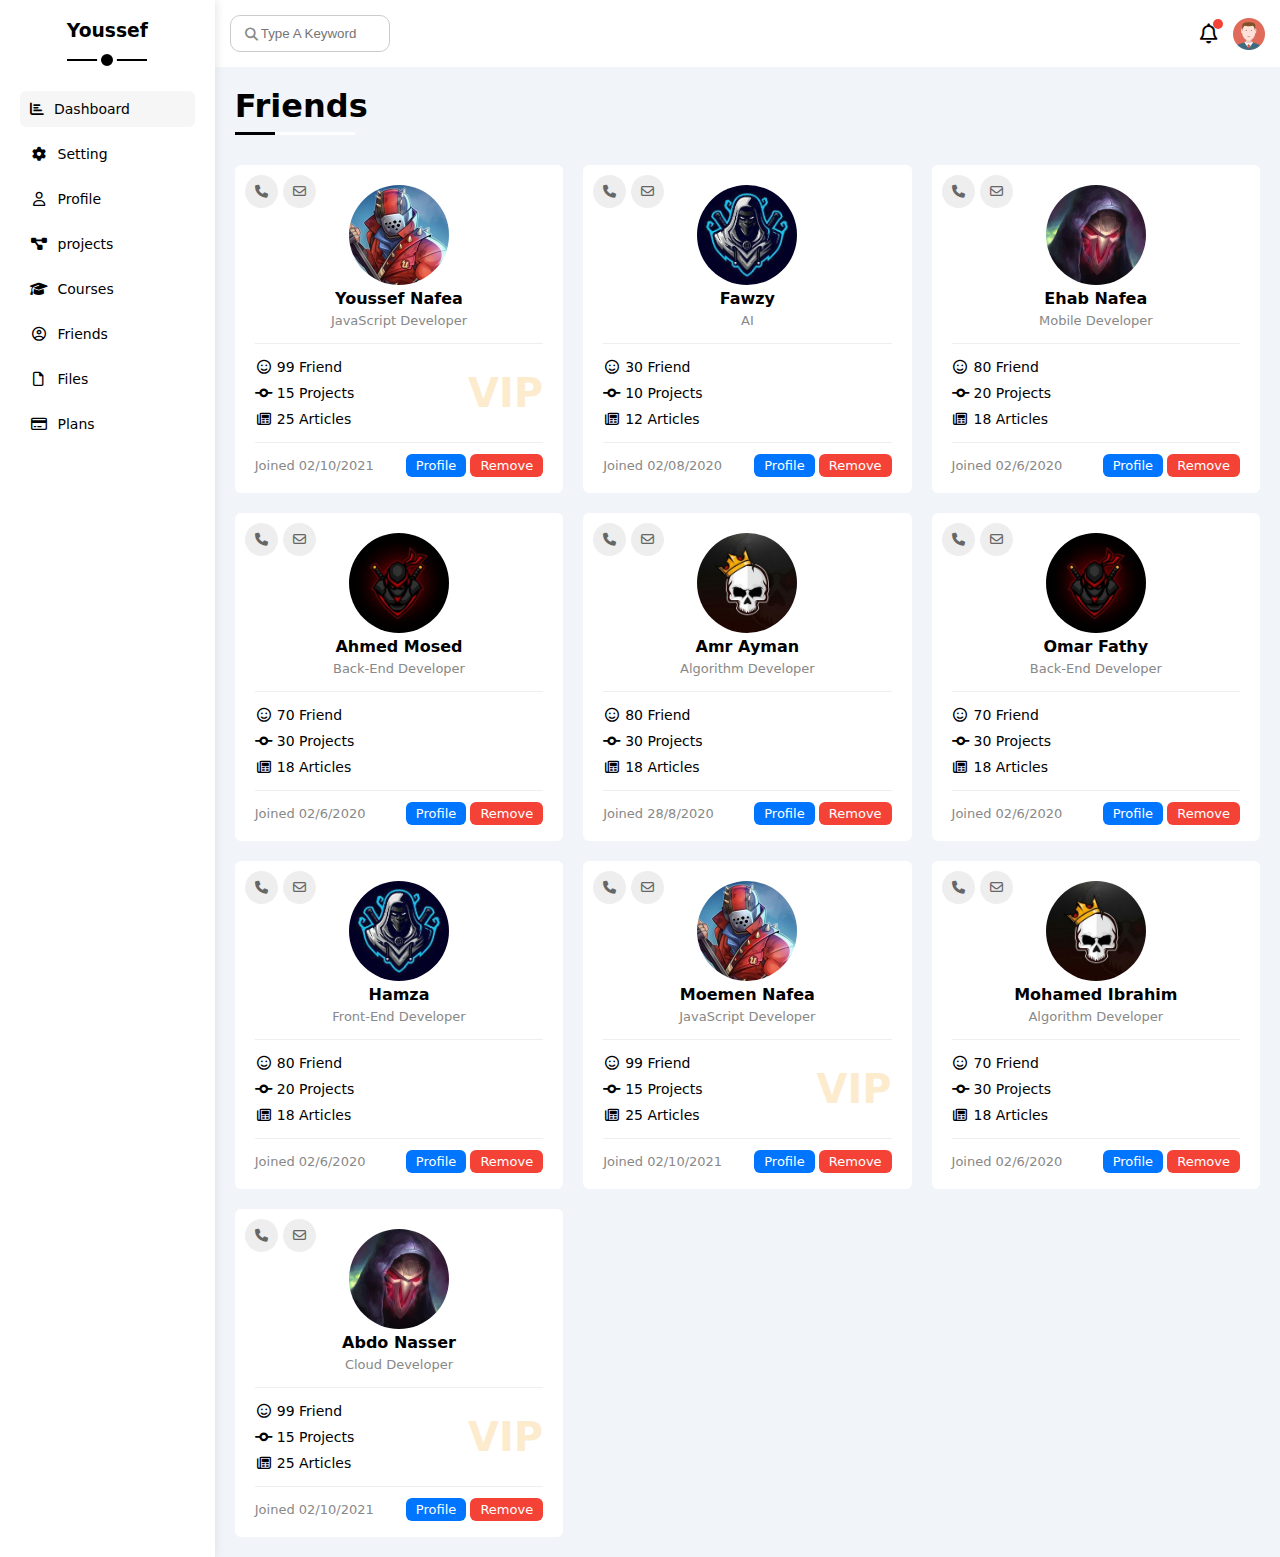
<file: friends.html>
<!DOCTYPE html>
<html lang="en">
<head>
    <meta charset="UTF-8">
    <meta name="viewport" content="width=device-width, initial-scale=1.0">
    <title>Youssef</title>
    <link rel="stylesheet" href="css/all.min.css">   
    <link rel="stylesheet" href="css/framework.css">
    <link rel="stylesheet" href="css/master.css">
    <link rel="preconnect" href="https://fonts.googleapis.com" />
    <link rel="preconnect" href="https://fonts.gstatic.com" crossorigin />
    <link href="https://fonts.googleapis.com/css2?family=Open+Sans:wght@300;500&#038;display=swap" rel="stylesheet" />
</head>
<body>
    <div class="page d-flex">
        <div class="sidebar bg-white p-20  p-relative">
            <h3 class="p-relative txt-c mt-0">Youssef</h3>
            <ul>
                <li>
                    <a class="active d-flex align-center fs-14 c-black red-6 p-10" href="index.html">
                        <i class="fa-solid fa-chart-bar"></i>
                        <span>Dashboard</span>
                    </a>
                </li>
            </ul>
            <ul>
                <li>
                    <a class=" d-flex align-center fs-14 c-black red-6 p-10" href="setting.html">
                        <i class="fa-solid fa-gear fa-fw"></i>
                        <span>Setting</span>
                    </a>
                </li>
            </ul>
            <ul>
                <li>
                    <a class=" d-flex align-center fs-14 c-black red-6 p-10" href="profile.html">
                        <i class="fa-regular fa-user fa-fw"></i>
                        <span>Profile</span>
                    </a>
                </li>
            </ul>
            <ul>
                <li>
                    <a class=" d-flex align-center fs-14 c-black red-6 p-10" href="projects.html">
                        <i class="fa-solid fa-diagram-project fa-fw"></i>
                        <span>projects</span>
                    </a>
                </li>
            </ul>
            <ul>
                <li>
                    <a class=" d-flex align-center fs-14 c-black red-6 p-10" href="courses.html">
                        <i class="fa-solid fa-graduation-cap fa-fw"></i>
                        <span>Courses</span>
                    </a>
                </li>
            </ul>
            <ul>
                <li>
                    <a class=" d-flex align-center fs-14 c-black red-6 p-10" href="friends.html">
                        <i class="fa-regular fa-circle-user fa-fw"></i>
                        <span>Friends</span>
                    </a>
                </li>
            </ul>
            <ul>
                <li>
                    <a class=" d-flex align-center fs-14 c-black red-6 p-10" href="files.html">
                        <i class="fa-regular fa-file fa-fw"></i>
                        <span>Files</span>
                    </a>
                </li>
            </ul>
            <ul>
                <li>
                    <a class=" d-flex align-center fs-14 c-black red-6 p-10" href="plans.html">
                        <i class="fa-regular fa-credit-card fa-fw"></i>
                        <span>Plans</span>
                    </a>
                </li>
            </ul>
        </div>
        <div class="content w-full">
            <!-- start-head -->
            <div class="head bg-white p-15 between-flex">
                <div class="search p-relative">
                    <input class="p-10" type="search" placeholder="Type A Keyword">
                </div>
                <div class="icons d-flex align-center">
                    <span class="notification p-relative">
                        <i class="fa-regular fa-bell fa-lg"></i>
                    </span>
                    <img src="imgs/avatar.png" alt="" />
                </div>
                </div>
                <h1 class=" p-relative">Friends</h1>
                <div class="friends-page m-20 d-grid gap-20">
                    <div class="friend bg-white p-20 p-relative red-6">
                        <div class="contact">
                            <i class="fa-solid fa-phone"></i>
                            <i class="fa-regular fa-envelope"></i>
                        </div>
                        <div class="txt-c">
                            <img class="rad-half w-100 h-100" src="imgs/friend-01.jpg" alt="">
                            <h4 class="m-0">Youssef Nafea</h4>
                            <p class="c-gray fs-13 mt-5 mb-0">JavaScript Developer</p>
                        </div>
                        <div class="icons fs-14 p-relative">
                            <div class="mb-10">
                            <i class="fa-regular fa-face-smile fa-fw"></i>
                            <span>99 Friend</span>
                            </div>
                            <div class="mb-10">
                            <i class="fa-solid fa-code-commit fa-fw"></i>
                            <span>15 Projects</span>
                            </div>
                            <div>
                            <i class="fa-regular fa-newspaper fa-fw"></i>
                            <span>25 Articles</span>
                            </div>
                            <span class="vip fw-bold c-orange">VIP</span>
                        </div>
                        <div class="info between-flex fs-13">
                            <span class="c-gray">Joined 02/10/2021</span>
                            <div>
                            <a class="bg-blue c-white btn-shape" href="profile.html">Profile</a>
                            <a class="bg-red c-white btn-shape" href="#">Remove</a>
                            </div>
                        </div>
                    </div>
                    <div class="friend bg-white p-20 p-relative red-6">
                        <div class="contact">
                            <i class="fa-solid fa-phone"></i>
                            <i class="fa-regular fa-envelope"></i>
                        </div>
                        <div class="txt-c">
                            <img class="rad-half w-100 h-100" src="imgs/friend-02.jpg" alt="">
                            <h4 class="m-0">Fawzy</h4>
                            <p class="c-gray fs-13 mt-5 mb-0">AI</p>
                        </div>
                        <div class="icons fs-14 p-relative">
                            <div class="mb-10">
                            <i class="fa-regular fa-face-smile fa-fw"></i>
                            <span>30 Friend</span>
                            </div>
                            <div class="mb-10">
                            <i class="fa-solid fa-code-commit fa-fw"></i>
                            <span>10 Projects</span>
                            </div>
                            <div>
                            <i class="fa-regular fa-newspaper fa-fw"></i>
                            <span>12 Articles</span>
                            </div>
                        </div>
                        <div class="info between-flex fs-13">
                            <span class="c-gray">Joined 02/08/2020</span>
                            <div>
                            <a class="bg-blue c-white btn-shape" href="profile.html">Profile</a>
                            <a class="bg-red c-white btn-shape" href="#">Remove</a>
                            </div>
                        </div>
                    </div>
                    <div class="friend bg-white p-20 p-relative red-6">
                        <div class="contact">
                            <i class="fa-solid fa-phone"></i>
                            <i class="fa-regular fa-envelope"></i>
                        </div>
                        <div class="txt-c">
                            <img class="rad-half w-100 h-100" src="imgs/friend-03.jpg" alt="">
                            <h4 class="m-0">Ehab Nafea</h4>
                            <p class="c-gray fs-13 mt-5 mb-0">Mobile Developer</p>
                        </div>
                        <div class="icons fs-14 p-relative">
                            <div class="mb-10">
                            <i class="fa-regular fa-face-smile fa-fw"></i>
                            <span>80 Friend</span>
                            </div>
                            <div class="mb-10">
                            <i class="fa-solid fa-code-commit fa-fw"></i>
                            <span>20 Projects</span>
                            </div>
                            <div>
                            <i class="fa-regular fa-newspaper fa-fw"></i>
                            <span>18 Articles</span>
                            </div>
                        </div>
                        <div class="info between-flex fs-13">
                            <span class="c-gray">Joined 02/6/2020</span>
                            <div>
                            <a class="bg-blue c-white btn-shape" href="profile.html">Profile</a>
                            <a class="bg-red c-white btn-shape" href="#">Remove</a>
                            </div>
                        </div>
                    </div>
                    <div class="friend bg-white p-20 p-relative red-6">
                        <div class="contact">
                            <i class="fa-solid fa-phone"></i>
                            <i class="fa-regular fa-envelope"></i>
                        </div>
                        <div class="txt-c">
                            <img class="rad-half w-100 h-100" src="imgs/friend-04.jpg" alt="">
                            <h4 class="m-0">Ahmed Mosed</h4>
                            <p class="c-gray fs-13 mt-5 mb-0">Back-End Developer</p>
                        </div>
                        <div class="icons fs-14 p-relative">
                            <div class="mb-10">
                            <i class="fa-regular fa-face-smile fa-fw"></i>
                            <span>70 Friend</span>
                            </div>
                            <div class="mb-10">
                            <i class="fa-solid fa-code-commit fa-fw"></i>
                            <span>30 Projects</span>
                            </div>
                            <div>
                            <i class="fa-regular fa-newspaper fa-fw"></i>
                            <span>18 Articles</span>
                            </div>
                        </div>
                        <div class="info between-flex fs-13">
                            <span class="c-gray">Joined 02/6/2020</span>
                            <div>
                            <a class="bg-blue c-white btn-shape" href="profile.html">Profile</a>
                            <a class="bg-red c-white btn-shape" href="#">Remove</a>
                            </div>
                        </div>
                    </div>
                    <div class="friend bg-white p-20 p-relative red-6">
                        <div class="contact">
                            <i class="fa-solid fa-phone"></i>
                            <i class="fa-regular fa-envelope"></i>
                        </div>
                        <div class="txt-c">
                            <img class="rad-half w-100 h-100" src="imgs/friend-05.jpg" alt="">
                            <h4 class="m-0">Amr Ayman</h4>
                            <p class="c-gray fs-13 mt-5 mb-0">Algorithm Developer</p>
                        </div>
                        <div class="icons fs-14 p-relative">
                            <div class="mb-10">
                            <i class="fa-regular fa-face-smile fa-fw"></i>
                            <span>80 Friend</span>
                            </div>
                            <div class="mb-10">
                            <i class="fa-solid fa-code-commit fa-fw"></i>
                            <span>30 Projects</span>
                            </div>
                            <div>
                            <i class="fa-regular fa-newspaper fa-fw"></i>
                            <span>18 Articles</span>
                            </div>
                        </div>
                        <div class="info between-flex fs-13">
                            <span class="c-gray">Joined 28/8/2020</span>
                            <div>
                            <a class="bg-blue c-white btn-shape" href="profile.html">Profile</a>
                            <a class="bg-red c-white btn-shape" href="#">Remove</a>
                            </div>
                        </div>
                    </div>
                    <div class="friend bg-white p-20 p-relative red-6">
                        <div class="contact">
                            <i class="fa-solid fa-phone"></i>
                            <i class="fa-regular fa-envelope"></i>
                        </div>
                        <div class="txt-c">
                            <img class="rad-half w-100 h-100" src="imgs/friend-04.jpg" alt="">
                            <h4 class="m-0">Omar Fathy</h4>
                            <p class="c-gray fs-13 mt-5 mb-0">Back-End Developer</p>
                        </div>
                        <div class="icons fs-14 p-relative">
                            <div class="mb-10">
                            <i class="fa-regular fa-face-smile fa-fw"></i>
                            <span>70 Friend</span>
                            </div>
                            <div class="mb-10">
                            <i class="fa-solid fa-code-commit fa-fw"></i>
                            <span>30 Projects</span>
                            </div>
                            <div>
                            <i class="fa-regular fa-newspaper fa-fw"></i>
                            <span>18 Articles</span>
                            </div>
                        </div>
                        <div class="info between-flex fs-13">
                            <span class="c-gray">Joined 02/6/2020</span>
                            <div>
                            <a class="bg-blue c-white btn-shape" href="profile.html">Profile</a>
                            <a class="bg-red c-white btn-shape" href="#">Remove</a>
                            </div>
                        </div>
                    </div>
                    <div class="friend bg-white p-20 p-relative red-6">
                        <div class="contact">
                            <i class="fa-solid fa-phone"></i>
                            <i class="fa-regular fa-envelope"></i>
                        </div>
                        <div class="txt-c">
                            <img class="rad-half w-100 h-100" src="imgs/friend-02.jpg" alt="">
                            <h4 class="m-0">Hamza</h4>
                            <p class="c-gray fs-13 mt-5 mb-0">Front-End Developer</p>
                        </div>
                        <div class="icons fs-14 p-relative">
                            <div class="mb-10">
                            <i class="fa-regular fa-face-smile fa-fw"></i>
                            <span>80 Friend</span>
                            </div>
                            <div class="mb-10">
                            <i class="fa-solid fa-code-commit fa-fw"></i>
                            <span>20 Projects</span>
                            </div>
                            <div>
                            <i class="fa-regular fa-newspaper fa-fw"></i>
                            <span>18 Articles</span>
                            </div>
                        </div>
                        <div class="info between-flex fs-13">
                            <span class="c-gray">Joined 02/6/2020</span>
                            <div>
                            <a class="bg-blue c-white btn-shape" href="profile.html">Profile</a>
                            <a class="bg-red c-white btn-shape" href="#">Remove</a>
                            </div>
                        </div>
                    </div>
                    <div class="friend bg-white p-20 p-relative red-6">
                        <div class="contact">
                            <i class="fa-solid fa-phone"></i>
                            <i class="fa-regular fa-envelope"></i>
                        </div>
                        <div class="txt-c">
                            <img class="rad-half w-100 h-100" src="imgs/friend-01.jpg" alt="">
                            <h4 class="m-0">Moemen Nafea</h4>
                            <p class="c-gray fs-13 mt-5 mb-0">JavaScript Developer</p>
                        </div>
                        <div class="icons fs-14 p-relative">
                            <div class="mb-10">
                            <i class="fa-regular fa-face-smile fa-fw"></i>
                            <span>99 Friend</span>
                            </div>
                            <div class="mb-10">
                            <i class="fa-solid fa-code-commit fa-fw"></i>
                            <span>15 Projects</span>
                            </div>
                            <div>
                            <i class="fa-regular fa-newspaper fa-fw"></i>
                            <span>25 Articles</span>
                            </div>
                            <span class="vip fw-bold c-orange">VIP</span>
                        </div>
                        <div class="info between-flex fs-13">
                            <span class="c-gray">Joined 02/10/2021</span>
                            <div>
                            <a class="bg-blue c-white btn-shape" href="profile.html">Profile</a>
                            <a class="bg-red c-white btn-shape" href="#">Remove</a>
                            </div>
                        </div>
                    </div>
                    <div class="friend bg-white p-20 p-relative red-6">
                        <div class="contact">
                            <i class="fa-solid fa-phone"></i>
                            <i class="fa-regular fa-envelope"></i>
                        </div>
                        <div class="txt-c">
                            <img class="rad-half w-100 h-100" src="imgs/friend-05.jpg" alt="">
                            <h4 class="m-0">Mohamed Ibrahim</h4>
                            <p class="c-gray fs-13 mt-5 mb-0">Algorithm Developer</p>
                        </div>
                        <div class="icons fs-14 p-relative">
                            <div class="mb-10">
                            <i class="fa-regular fa-face-smile fa-fw"></i>
                            <span>70 Friend</span>
                            </div>
                            <div class="mb-10">
                            <i class="fa-solid fa-code-commit fa-fw"></i>
                            <span>30 Projects</span>
                            </div>
                            <div>
                            <i class="fa-regular fa-newspaper fa-fw"></i>
                            <span>18 Articles</span>
                            </div>
                        </div>
                        <div class="info between-flex fs-13">
                            <span class="c-gray">Joined 02/6/2020</span>
                            <div>
                            <a class="bg-blue c-white btn-shape" href="profile.html">Profile</a>
                            <a class="bg-red c-white btn-shape" href="#">Remove</a>
                            </div>
                        </div>
                    </div>
                    <div class="friend bg-white p-20 p-relative red-6">
                        <div class="contact">
                            <i class="fa-solid fa-phone"></i>
                            <i class="fa-regular fa-envelope"></i>
                        </div>
                        <div class="txt-c">
                            <img class="rad-half w-100 h-100" src="imgs/friend-03.jpg" alt="">
                            <h4 class="m-0">Abdo Nasser</h4>
                            <p class="c-gray fs-13 mt-5 mb-0">Cloud Developer</p>
                        </div>
                        <div class="icons fs-14 p-relative">
                            <div class="mb-10">
                            <i class="fa-regular fa-face-smile fa-fw"></i>
                            <span>99 Friend</span>
                            </div>
                            <div class="mb-10">
                            <i class="fa-solid fa-code-commit fa-fw"></i>
                            <span>15 Projects</span>
                            </div>
                            <div>
                            <i class="fa-regular fa-newspaper fa-fw"></i>
                            <span>25 Articles</span>
                            </div>
                            <span class="vip fw-bold c-orange">VIP</span>
                        </div>
                        <div class="info between-flex fs-13">
                            <span class="c-gray">Joined 02/10/2021</span>
                            <div>
                            <a class="bg-blue c-white btn-shape" href="profile.html">Profile</a>
                            <a class="bg-red c-white btn-shape" href="#">Remove</a>
                            </div>
                        </div>
                    </div>
                </div>
            </div>
        </div>
</body>
</html>
</file>
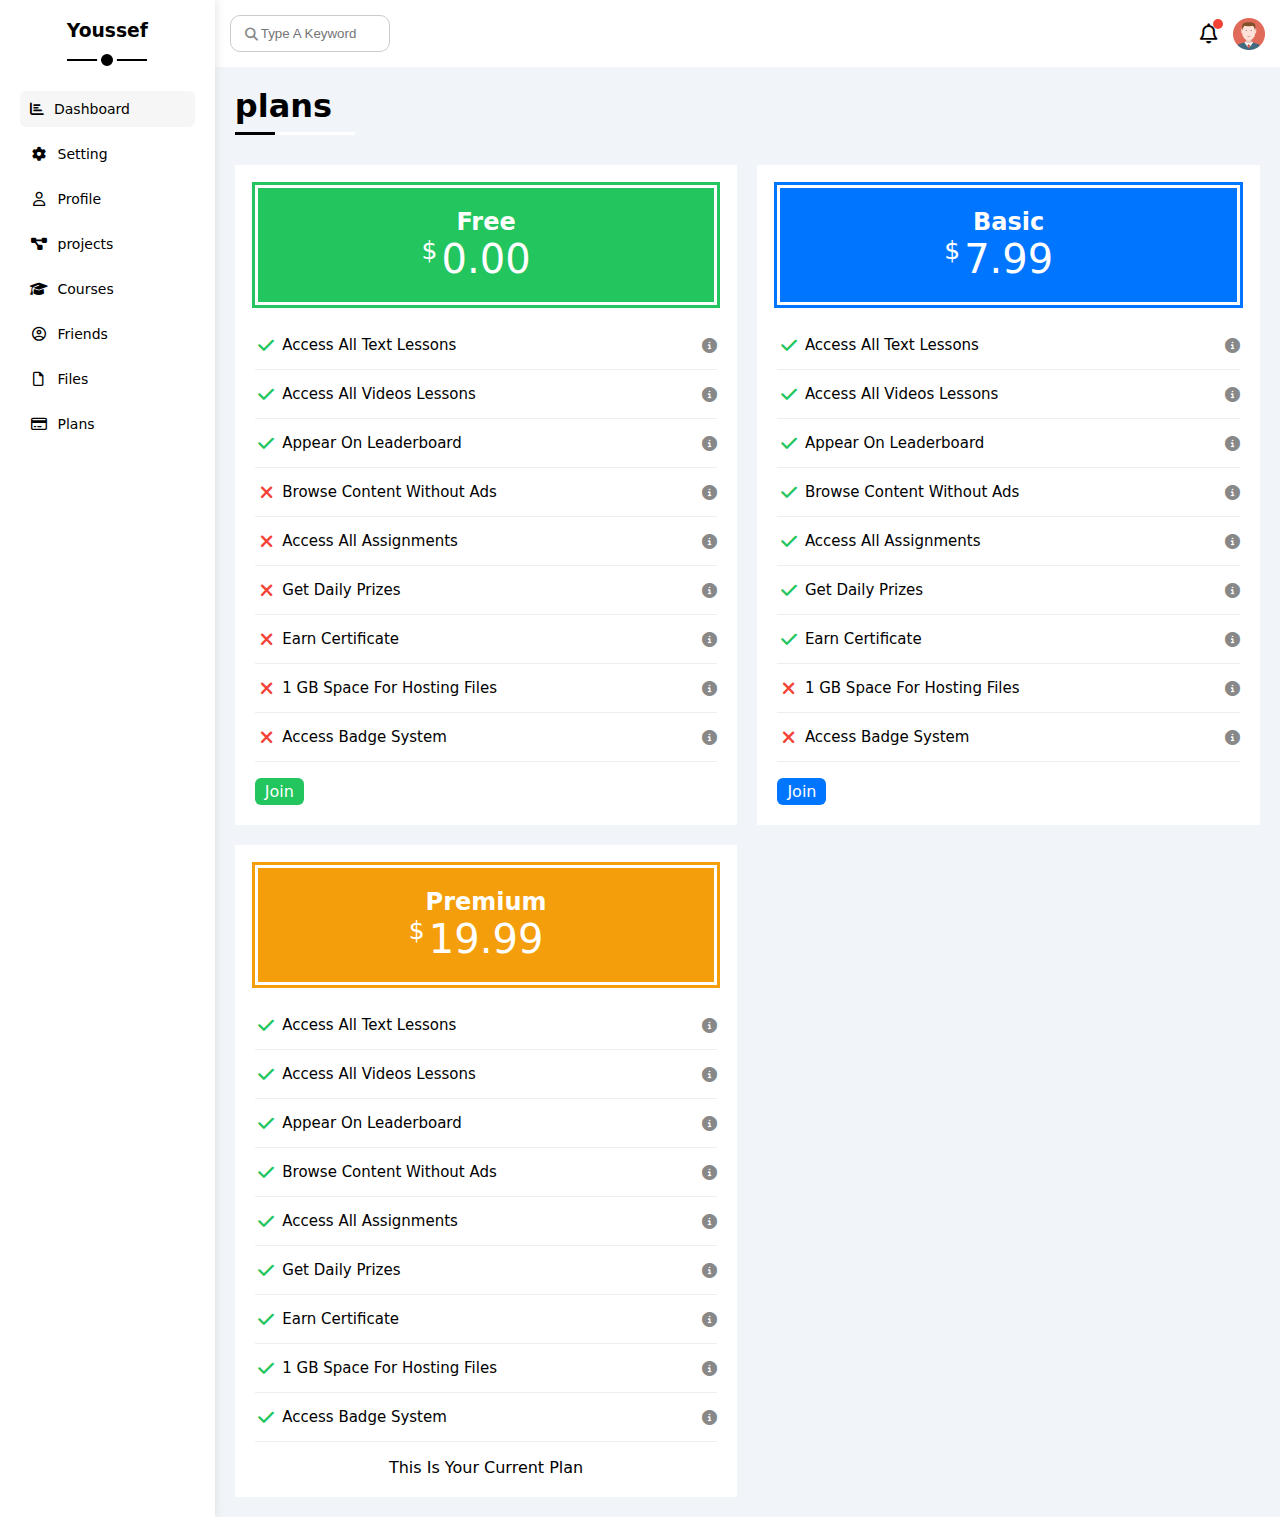
<file: plans.html>
<!DOCTYPE html>
<html lang="en">
<head>
    <meta charset="UTF-8">
    <meta name="viewport" content="width=device-width, initial-scale=1.0">
    <title>Youssef</title>
    <link rel="stylesheet" href="css/all.min.css">   
    <link rel="stylesheet" href="css/framework.css">
    <link rel="stylesheet" href="css/master.css">
    <link rel="preconnect" href="https://fonts.googleapis.com" />
    <link rel="preconnect" href="https://fonts.gstatic.com" crossorigin />
    <link href="https://fonts.googleapis.com/css2?family=Open+Sans:wght@300;500&#038;display=swap" rel="stylesheet" />
</head>
<body>
    <div class="page d-flex">
        <div class="sidebar bg-white p-20  p-relative">
            <h3 class="p-relative txt-c mt-0">Youssef</h3>
            <ul>
                <li>
                    <a class="active d-flex align-center fs-14 c-black red-6 p-10" href="index.html">
                        <i class="fa-solid fa-chart-bar"></i>
                        <span>Dashboard</span>
                    </a>
                </li>
            </ul>
            <ul>
                <li>
                    <a class=" d-flex align-center fs-14 c-black red-6 p-10" href="setting.html">
                        <i class="fa-solid fa-gear fa-fw"></i>
                        <span>Setting</span>
                    </a>
                </li>
            </ul>
            <ul>
                <li>
                    <a class=" d-flex align-center fs-14 c-black red-6 p-10" href="profile.html">
                        <i class="fa-regular fa-user fa-fw"></i>
                        <span>Profile</span>
                    </a>
                </li>
            </ul>
            <ul>
                <li>
                    <a class=" d-flex align-center fs-14 c-black red-6 p-10" href="projects.html">
                        <i class="fa-solid fa-diagram-project fa-fw"></i>
                        <span>projects</span>
                    </a>
                </li>
            </ul>
            <ul>
                <li>
                    <a class=" d-flex align-center fs-14 c-black red-6 p-10" href="courses.html">
                        <i class="fa-solid fa-graduation-cap fa-fw"></i>
                        <span>Courses</span>
                    </a>
                </li>
            </ul>
            <ul>
                <li>
                    <a class=" d-flex align-center fs-14 c-black red-6 p-10" href="friends.html">
                        <i class="fa-regular fa-circle-user fa-fw"></i>
                        <span>Friends</span>
                    </a>
                </li>
            </ul>
            <ul>
                <li>
                    <a class=" d-flex align-center fs-14 c-black red-6 p-10" href="files.html">
                        <i class="fa-regular fa-file fa-fw"></i>
                        <span>Files</span>
                    </a>
                </li>
            </ul>
            <ul>
                <li>
                    <a class=" d-flex align-center fs-14 c-black red-6 p-10" href="plans.html">
                        <i class="fa-regular fa-credit-card fa-fw"></i>
                        <span>Plans</span>
                    </a>
                </li>
            </ul>
        </div>
        <div class="content w-full">
            <!-- start-head -->
            <div class="head bg-white p-15 between-flex">
                <div class="search p-relative">
                    <input class="p-10" type="search" placeholder="Type A Keyword">
                </div>
                <div class="icons d-flex align-center">
                    <span class="notification p-relative">
                        <i class="fa-regular fa-bell fa-lg"></i>
                    </span>
                    <img src="imgs/avatar.png" alt="" />
                </div>
                </div>
            <!-- end-head -->
            <h1 class="p-relative">plans</h1>
            <div class="plans-page d-grid m-20 gap-20">
                <div class="plan green bg-white p-20">
                <div class="top bg-green txt-c p-20">
                    <h2 class="m-0 c-white">Free</h2>
                    <div class="price c-white"><span>$</span>0.00</div>
                </div>
                    <ul>
                        <li>
                        <i class="fa-solid fa-check fa-fw yes"></i>
                        <span>Access All Text Lessons</span>
                        <i class="fa-solid fa-circle-info help"></i>
                        </li>
                        <li>
                        <i class="fa-solid fa-check fa-fw yes"></i>
                        <span>Access All Videos Lessons</span>
                        <i class="fa-solid fa-circle-info help"></i>
                        </li>
                        <li>
                        <i class="fa-solid fa-check fa-fw yes"></i>
                        <span>Appear On Leaderboard</span>
                        <i class="fa-solid fa-circle-info help"></i>
                        </li>
                        <li>
                        <i class="fa-solid fa-xmark fa-fw"></i>
                        <span>Browse Content Without Ads</span>
                        <i class="fa-solid fa-circle-info help"></i>
                        </li>
                        <li>
                        <i class="fa-solid fa-xmark fa-fw"></i>
                        <span>Access All Assignments</span>
                        <i class="fa-solid fa-circle-info help"></i>
                        </li>
                        <li>
                        <i class="fa-solid fa-xmark fa-fw"></i>
                        <span>Get Daily Prizes</span>
                        <i class="fa-solid fa-circle-info help"></i>
                        </li>
                        <li>
                        <i class="fa-solid fa-xmark fa-fw"></i>
                        <span>Earn Certificate</span>
                        <i class="fa-solid fa-circle-info help"></i>
                        </li>
                        <li>
                        <i class="fa-solid fa-xmark fa-fw"></i>
                        <span>1 GB Space For Hosting Files</span>
                        <i class="fa-solid fa-circle-info help"></i>
                        </li>
                        <li>
                        <i class="fa-solid fa-xmark fa-fw"></i>
                        <span>Access Badge System</span>
                        <i class="fa-solid fa-circle-info help"></i>
                        </li>
                    </ul>
                    <a href="#" class="btn-shape bg-green c-white d-block w-fit">Join</a>
                </div>
                <div class="plan blue bg-white p-20">
                    <div class="top bg-blue txt-c p-20">
                    <h2 class="m-0 c-white">Basic</h2>
                    <div class="price c-white"><span>$</span>7.99</div>
                    </div>
                    <ul class="list-none p-0">
                    <li>
                        <i class="fa-solid fa-check fa-fw yes"></i>
                        <span>Access All Text Lessons</span>
                        <i class="fa-solid fa-circle-info help"></i>
                    </li>
                    <li>
                        <i class="fa-solid fa-check fa-fw yes"></i>
                        <span>Access All Videos Lessons</span>
                        <i class="fa-solid fa-circle-info help"></i>
                    </li>
                    <li>
                        <i class="fa-solid fa-check fa-fw yes"></i>
                        <span>Appear On Leaderboard</span>
                        <i class="fa-solid fa-circle-info help"></i>
                    </li>
                    <li>
                        <i class="fa-solid fa-check fa-fw yes"></i>
                        <span>Browse Content Without Ads</span>
                        <i class="fa-solid fa-circle-info help"></i>
                    </li>
                    <li>
                        <i class="fa-solid fa-check fa-fw yes"></i>
                        <span>Access All Assignments</span>
                        <i class="fa-solid fa-circle-info help"></i>
                    </li>
                    <li>
                        <i class="fa-solid fa-check fa-fw yes"></i>
                        <span>Get Daily Prizes</span>
                        <i class="fa-solid fa-circle-info help"></i>
                    </li>
                    <li>
                        <i class="fa-solid fa-check fa-fw yes"></i>
                        <span>Earn Certificate</span>
                        <i class="fa-solid fa-circle-info help"></i>
                    </li>
                    <li>
                        <i class="fa-solid fa-xmark fa-fw"></i>
                        <span>1 GB Space For Hosting Files</span>
                        <i class="fa-solid fa-circle-info help"></i>
                    </li>
                    <li>
                        <i class="fa-solid fa-xmark fa-fw"></i>
                        <span>Access Badge System</span>
                        <i class="fa-solid fa-circle-info help"></i>
                    </li>
                    </ul>
                    <a href="#" class="btn-shape bg-blue c-white d-block w-fit">Join</a>
                </div>
                <!-- End Plan -->
                <!-- Start Plan -->
                <div class="plan orange bg-white p-20">
                    <div class="top bg-orange txt-c p-20">
                    <h2 class="m-0 c-white">Premium</h2>
                    <div class="price c-white"><span>$</span>19.99</div>
                    </div>
                    <ul class="list-none p-0">
                    <li>
                        <i class="fa-solid fa-check fa-fw yes"></i>
                        <span>Access All Text Lessons</span>
                        <i class="fa-solid fa-circle-info help"></i>
                    </li>
                    <li>
                        <i class="fa-solid fa-check fa-fw yes"></i>
                        <span>Access All Videos Lessons</span>
                        <i class="fa-solid fa-circle-info help"></i>
                    </li>
                    <li>
                        <i class="fa-solid fa-check fa-fw yes"></i>
                        <span>Appear On Leaderboard</span>
                        <i class="fa-solid fa-circle-info help"></i>
                    </li>
                    <li>
                        <i class="fa-solid fa-check fa-fw yes"></i>
                        <span>Browse Content Without Ads</span>
                        <i class="fa-solid fa-circle-info help"></i>
                    </li>
                    <li>
                        <i class="fa-solid fa-check fa-fw yes"></i>
                        <span>Access All Assignments</span>
                        <i class="fa-solid fa-circle-info help"></i>
                    </li>
                    <li>
                        <i class="fa-solid fa-check fa-fw yes"></i>
                        <span>Get Daily Prizes</span>
                        <i class="fa-solid fa-circle-info help"></i>
                    </li>
                    <li>
                        <i class="fa-solid fa-check fa-fw yes"></i>
                        <span>Earn Certificate</span>
                        <i class="fa-solid fa-circle-info help"></i>
                    </li>
                    <li>
                        <i class="fa-solid fa-check fa-fw yes"></i>
                        <span>1 GB Space For Hosting Files</span>
                        <i class="fa-solid fa-circle-info help"></i>
                    </li>
                    <li>
                        <i class="fa-solid fa-check fa-fw yes"></i>
                        <span>Access Badge System</span>
                        <i class="fa-solid fa-circle-info help"></i>
                    </li>
                    </ul>
                    <p class="c-grey m-0 txt-c">This Is Your Current Plan</p>
                </div>
        </div>
    </div>
</body>
</file>
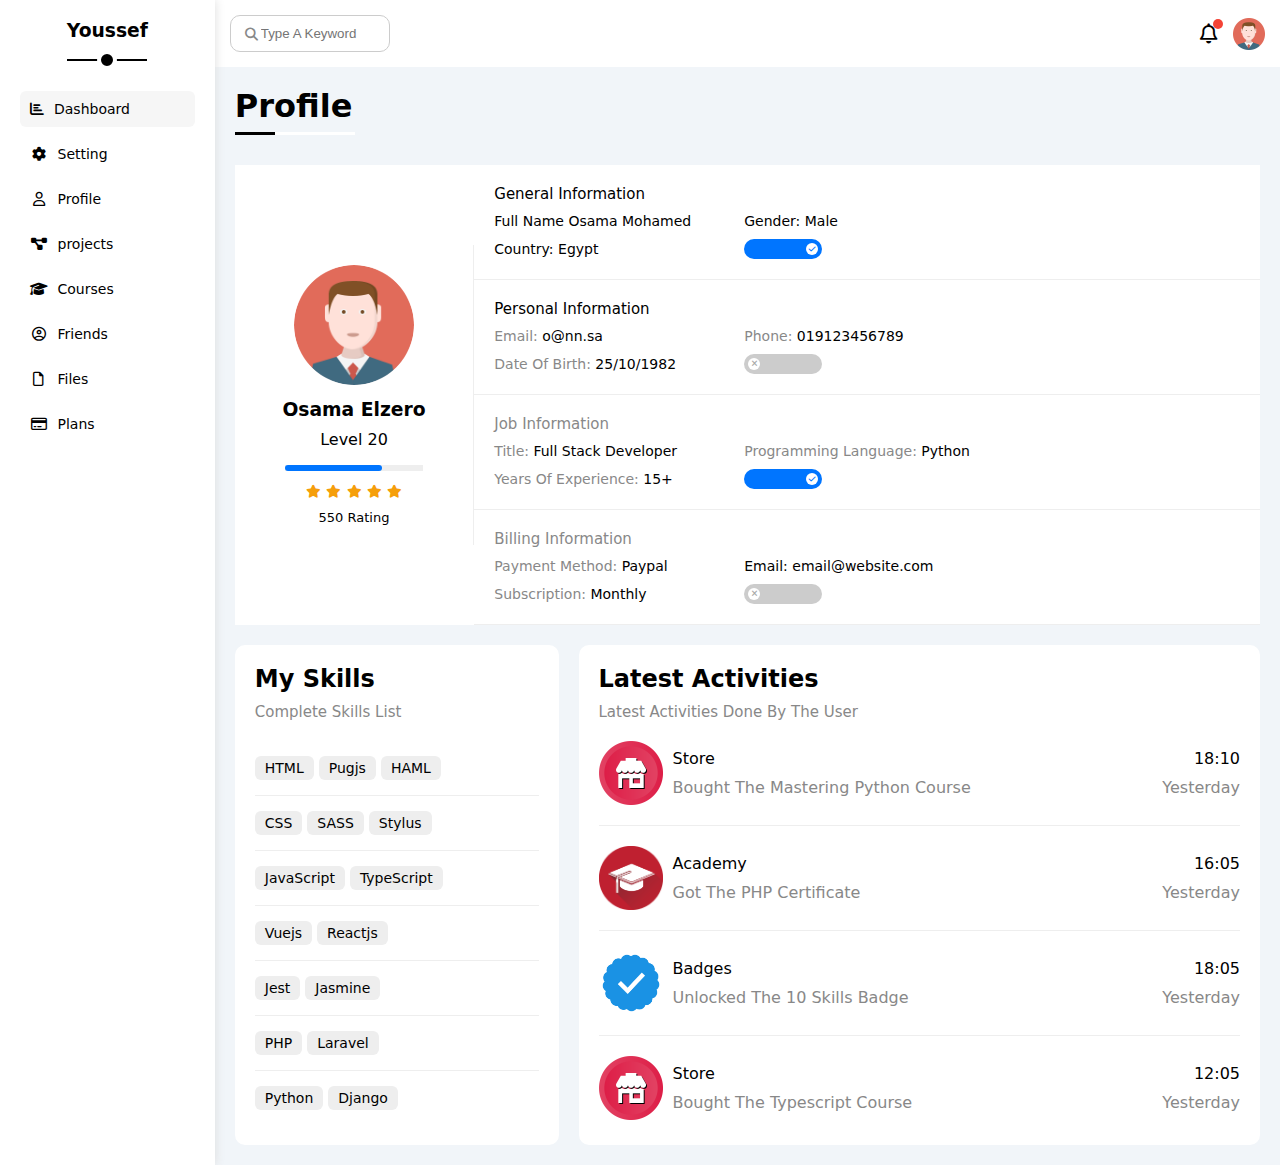
<file: profile.html>
<!DOCTYPE html>
<html lang="en">
<head>
    <meta charset="UTF-8">
    <meta name="viewport" content="width=device-width, initial-scale=1.0">
    <title>Youssef</title>
    <link rel="stylesheet" href="css/all.min.css">   
    <link rel="stylesheet" href="css/framework.css">
    <link rel="stylesheet" href="css/master.css">
    <link rel="preconnect" href="https://fonts.googleapis.com" />
    <link rel="preconnect" href="https://fonts.gstatic.com" crossorigin />
    <link href="https://fonts.googleapis.com/css2?family=Open+Sans:wght@300;500&#038;display=swap" rel="stylesheet" />
</head>
<div class="page d-flex">
    <div class="sidebar bg-white p-20  p-relative">
        <h3 class="p-relative txt-c mt-0">Youssef</h3>
        <ul>
            <li>
                <a class="active d-flex align-center fs-14 c-black red-6 p-10" href="index.html">
                    <i class="fa-solid fa-chart-bar"></i>
                    <span>Dashboard</span>
                </a>
            </li>
        </ul>
        <ul>
            <li>
                <a class=" d-flex align-center fs-14 c-black red-6 p-10" href="setting.html">
                    <i class="fa-solid fa-gear fa-fw"></i>
                    <span>Setting</span>
                </a>
            </li>
        </ul>
        <ul>
            <li>
                <a class=" d-flex align-center fs-14 c-black red-6 p-10" href="profile.html">
                    <i class="fa-regular fa-user fa-fw"></i>
                    <span>Profile</span>
                </a>
            </li>
        </ul>
        <ul>
            <li>
                <a class=" d-flex align-center fs-14 c-black red-6 p-10" href="projects.html">
                    <i class="fa-solid fa-diagram-project fa-fw"></i>
                    <span>projects</span>
                </a>
            </li>
        </ul>
        <ul>
            <li>
                <a class=" d-flex align-center fs-14 c-black red-6 p-10" href="courses.html">
                    <i class="fa-solid fa-graduation-cap fa-fw"></i>
                    <span>Courses</span>
                </a>
            </li>
        </ul>
        <ul>
            <li>
                <a class=" d-flex align-center fs-14 c-black red-6 p-10" href="friends.html">
                    <i class="fa-regular fa-circle-user fa-fw"></i>
                    <span>Friends</span>
                </a>
            </li>
        </ul>
        <ul>
            <li>
                <a class=" d-flex align-center fs-14 c-black red-6 p-10" href="files.html">
                    <i class="fa-regular fa-file fa-fw"></i>
                    <span>Files</span>
                </a>
            </li>
        </ul>
        <ul>
            <li>
                <a class=" d-flex align-center fs-14 c-black red-6 p-10" href="plans.html">
                    <i class="fa-regular fa-credit-card fa-fw"></i>
                    <span>Plans</span>
                </a>
            </li>
        </ul>
    </div>
    <div class="content w-full">
        <!-- start-head -->
        <div class="head bg-white p-15 between-flex">
            <div class="search p-relative">
                <input class="p-10" type="search" placeholder="Type A Keyword">
            </div>
            <div class="icons d-flex align-center">
                <span class="notification p-relative">
                    <i class="fa-regular fa-bell fa-lg"></i>
                </span>
                <img src="imgs/avatar.png" alt="" />
            </div>
            </div>
            <h1 class="p-relative">Profile</h1>
        <div class="profile-page m-20">
        <!-- Start Overview -->
        <div class="overview bg-white rad-10 d-flex align-center">
            <div class="avatar-box txt-c p-20">
            <img decoding="async" class="rad-half mb-10" src="imgs/avatar.png" alt="" />
            <h3 class="m-0">Osama Elzero</h3>
            <p class="c-grey mt-10">Level 20</p>
            <div class="level rad-6 bg-eee p-relative">
                <span style="width: 70%"></span>
            </div>
            <div class="rating mt-10 mb-10">
                <i class="fa-solid fa-star c-orange fs-13"></i>
                <i class="fa-solid fa-star c-orange fs-13"></i>
                <i class="fa-solid fa-star c-orange fs-13"></i>
                <i class="fa-solid fa-star c-orange fs-13"></i>
                <i class="fa-solid fa-star c-orange fs-13"></i>
            </div>
            <p class="c-grey m-0 fs-13">550 Rating</p>
            </div>
            <div class="info-box w-full txt-c-mobile">
            <!-- Start Information Row -->
            <div class="box p-20 d-flex align-center">
                <h4 class="c-grey fs-15 m-0 w-full">General Information</h4>
                <div class="fs-14">
                <span class="c-grey">Full Name</span>
                <span>Osama Mohamed</span>
                </div>
                <div class="fs-14">
                <span class="c-grey">Gender:</span>
                <span>Male</span>
                </div>
                <div class="fs-14">
                <span class="c-grey">Country:</span>
                <span>Egypt</span>
                </div>
                <div class="fs-14">
                <label>
                    <input class="toggle-checkbox" type="checkbox" checked />
                    <div class="toggle-switch"></div>
                </label>
                </div>
            </div>
            <!-- End Information Row -->
            <!-- Start Information Row -->
            <div class="box p-20 d-flex align-center">
                <h4 class="c-grey w-full fs-15 m-0">Personal Information</h4>
                <div class="fs-14">
                <span class="c-gray">Email:</span>
                <span>o@nn.sa</span>
                </div>
                <div class="fs-14">
                <span class="c-gray">Phone:</span>
                <span>019123456789</span>
                </div>
                <div class="fs-14">
                <span class="c-gray">Date Of Birth:</span>
                <span>25/10/1982</span>
                </div>
                <div class="fs-14">
                <label>
                    <input class="toggle-checkbox" type="checkbox" />
                    <div class="toggle-switch"></div>
                </label>
                </div>
            </div>
            <!-- End Information Row -->
            <!-- Start Information Row -->
            <div class="box p-20 d-flex align-center">
                <h4 class="c-gray w-full fs-15 m-0">Job Information</h4>
                <div class="fs-14">
                <span class="c-gray">Title:</span>
                <span>Full Stack Developer</span>
                </div>
                <div class="fs-14">
                <span class="c-gray">Programming Language:</span>
                <span>Python</span>
                </div>
                <div class="fs-14">
                <span class="c-gray">Years Of Experience:</span>
                <span>15+</span>
                </div>
                <div class="fs-14">
                <label>
                    <input class="toggle-checkbox" type="checkbox" checked />
                    <div class="toggle-switch"></div>
                </label>
                </div>
            </div>
            <!-- End Information Row -->
            <!-- Start Information Row -->
            <div class="box p-20 d-flex align-center">
                <h4 class="c-gray w-full fs-15 m-0">Billing Information</h4>
                <div class="fs-14">
                <span class="c-gray">Payment Method:</span>
                <span>Paypal</span>
                </div>
                <div class="fs-14">
                <span class="c-grey">Email:</span>
                <span>email@website.com</span>
                </div>
                <div class="fs-14">
                <span class="c-gray">Subscription:</span>
                <span>Monthly</span>
                </div>
                <div class="fs-14">
                <label>
                    <input class="toggle-checkbox" type="checkbox" />
                    <div class="toggle-switch"></div>
                </label>
                </div>
            </div>
            <!-- End Information Row -->
            </div>
        </div>
        <!-- End Overview -->
        <!-- Start Other Data -->
        <div class="other-data d-flex gap-20">
            <div class="skills-card p-20 bg-white red-10 mt-20">
            <h2 class="mt-0 mb-10">My Skills</h2>
            <p class="mt-0 mb-20 c-gray fs-15">Complete Skills List</p>
            <ul class="m-0 txt-c-mobile">
                <li><span>HTML</span><span>Pugjs</span><span>HAML</span></li>
                <li><span>CSS</span><span>SASS</span><span>Stylus</span></li>
                <li><span>JavaScript</span><span>TypeScript</span></li>
                <li><span>Vuejs</span><span>Reactjs</span></li>
                <li><span>Jest</span><span>Jasmine</span></li>
                <li><span>PHP</span><span>Laravel</span></li>
                <li><span>Python</span><span>Django</span></li>
            </ul>
            </div>
            <div class="activities p-20 bg-white red-10 mt-20">
            <h2 class="mt-0 mb-10">Latest Activities</h2>
            <p class="mt-0 mb-20 c-gray fs-15">Latest Activities Done By The User</p>
            <div class="activity d-flex align-center txt-c-mobile">
                <img decoding="async" src="imgs/activity-01.png" alt="" />
                <div class="info">
                <span class="d-block mb-10">Store</span>
                <span class="c-gray">Bought The Mastering Python Course</span>
                </div>
                <div class="date">
                <span class="d-block mb-10">18:10</span>
                <span class="c-gray">Yesterday</span>
                </div>
            </div>
            <div class="activity d-flex align-center txt-c-mobile">
                <img decoding="async" src="imgs/activity-02.png" alt="" />
                <div class="info">
                <span class="d-block mb-10">Academy</span>
                <span class="c-gray">Got The PHP Certificate</span>
                </div>
                <div class="date">
                <span class="d-block mb-10">16:05</span>
                <span class="c-gray">Yesterday</span>
                </div>
            </div>
            <div class="activity d-flex align-center txt-c-mobile">
                <img decoding="async" src="imgs/activity-03.png" alt="" />
                <div class="info">
                <span class="d-block mb-10">Badges</span>
                <span class="c-gray">Unlocked The 10 Skills Badge</span>
                </div>
                <div class="date">
                <span class="d-block mb-10">18:05</span>
                <span class="c-gray">Yesterday</span>
                </div>
            </div>
            <div class="activity d-flex align-center txt-c-mobile">
                <img decoding="async" src="imgs/activity-01.png" alt="" />
                <div class="info">
                <span class="d-block mb-10">Store</span>
                <span class="c-gray">Bought The Typescript Course</span>
                </div>
                <div class="date">
                <span class="d-block mb-10">12:05</span>
                <span class="c-gray">Yesterday</span>
                </div>
            </div>
            </div>
        </div>
        <!-- End Other Data -->
        </div>
                        <div>
        <!-- end-head -->
</file>
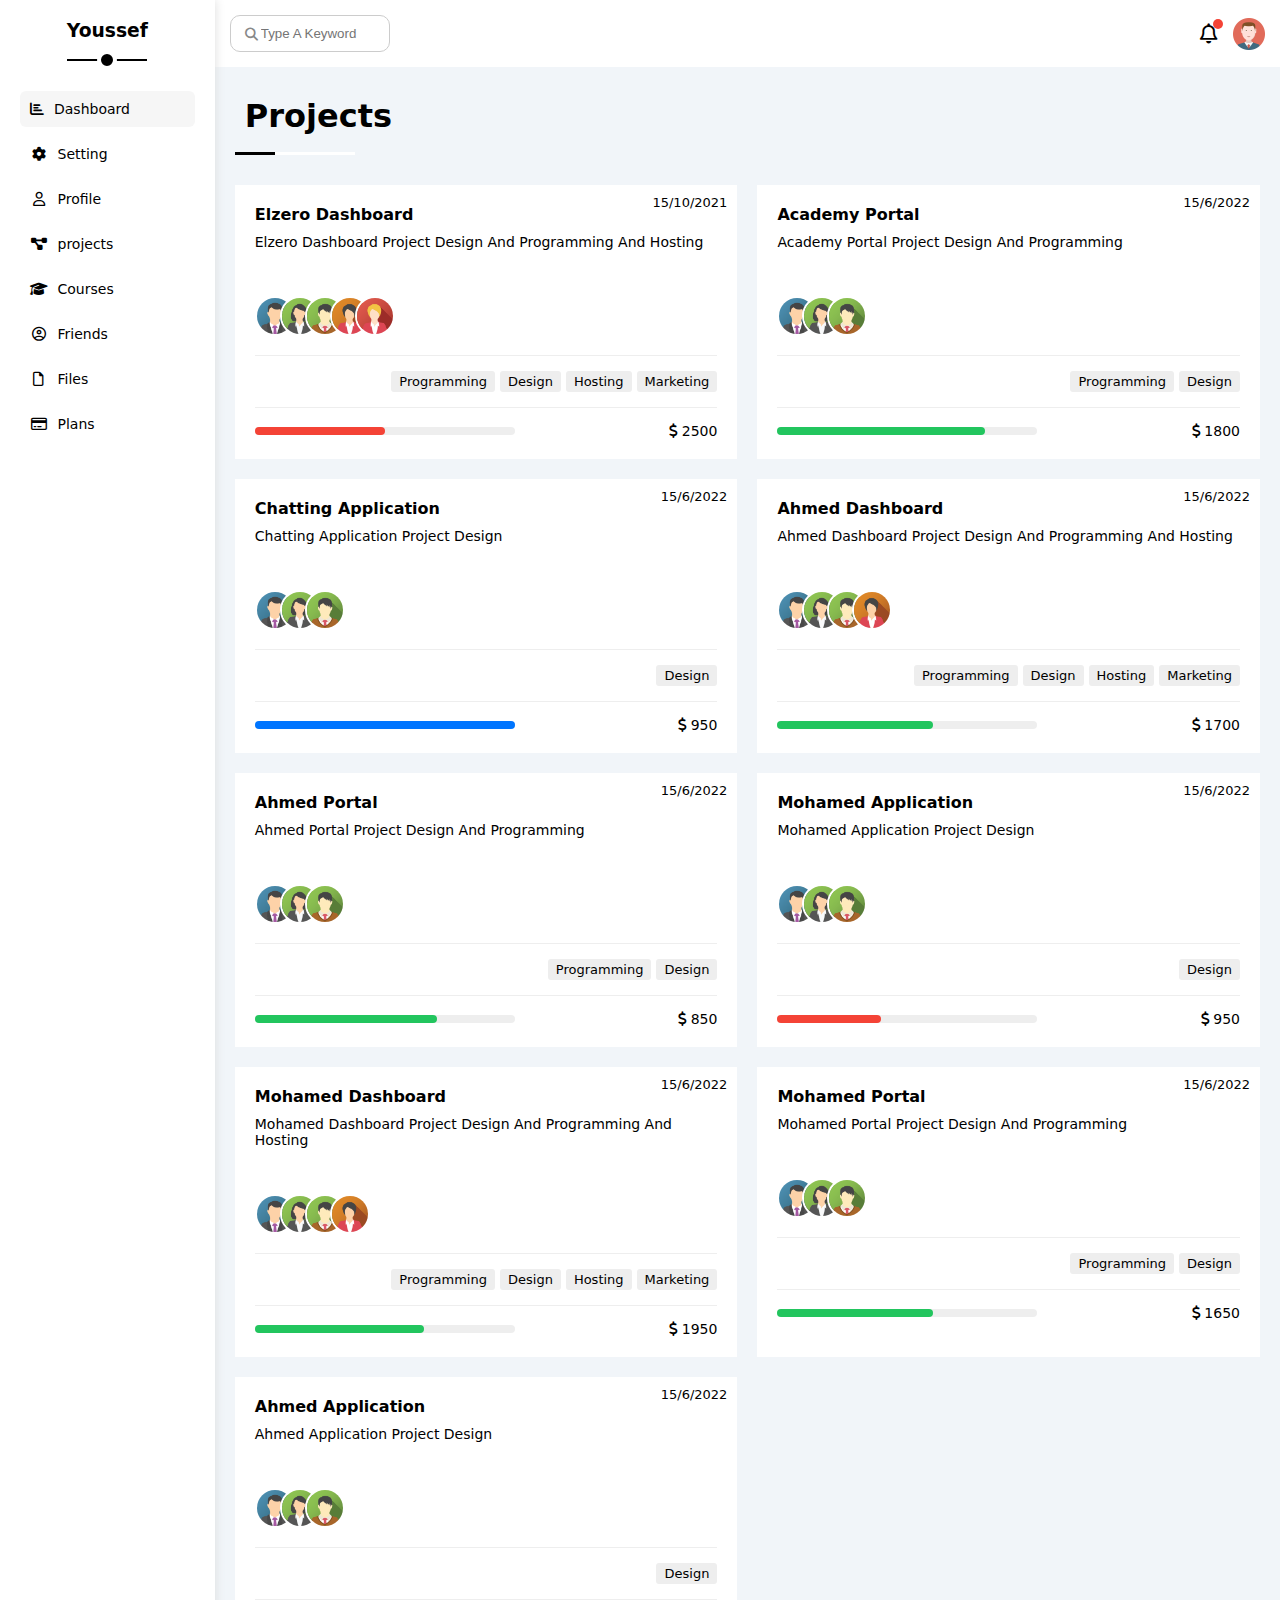
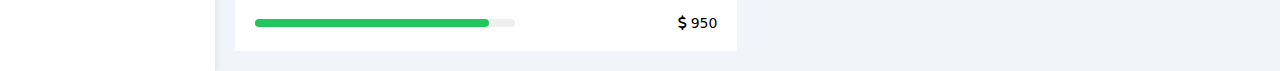
<file: projects.html>
<!DOCTYPE html>
<html lang="en">
<head>
    <meta charset="UTF-8">
    <meta name="viewport" content="width=device-width, initial-scale=1.0">
    <title>Youssef</title>
    <link rel="stylesheet" href="css/all.min.css">   
    <link rel="stylesheet" href="css/framework.css">
    <link rel="stylesheet" href="css/master.css">
    <link rel="preconnect" href="https://fonts.googleapis.com" />
    <link rel="preconnect" href="https://fonts.gstatic.com" crossorigin />
    <link href="https://fonts.googleapis.com/css2?family=Open+Sans:wght@300;500&#038;display=swap" rel="stylesheet" />
</head>
<div class="page d-flex">
    <div class="sidebar bg-white p-20  p-relative">
        <h3 class="p-relative txt-c mt-0">Youssef</h3>
        <ul>
            <li>
                <a class="active d-flex align-center fs-14 c-black red-6 p-10" href="index.html">
                    <i class="fa-solid fa-chart-bar"></i>
                    <span>Dashboard</span>
                </a>
            </li>
        </ul>
        <ul>
            <li>
                <a class=" d-flex align-center fs-14 c-black red-6 p-10" href="setting.html">
                    <i class="fa-solid fa-gear fa-fw"></i>
                    <span>Setting</span>
                </a>
            </li>
        </ul>
        <ul>
            <li>
                <a class=" d-flex align-center fs-14 c-black red-6 p-10" href="profile.html">
                    <i class="fa-regular fa-user fa-fw"></i>
                    <span>Profile</span>
                </a>
            </li>
        </ul>
        <ul>
            <li>
                <a class=" d-flex align-center fs-14 c-black red-6 p-10" href="projects.html">
                    <i class="fa-solid fa-diagram-project fa-fw"></i>
                    <span>projects</span>
                </a>
            </li>
        </ul>
        <ul>
            <li>
                <a class=" d-flex align-center fs-14 c-black red-6 p-10" href="courses.html">
                    <i class="fa-solid fa-graduation-cap fa-fw"></i>
                    <span>Courses</span>
                </a>
            </li>
        </ul>
        <ul>
            <li>
                <a class=" d-flex align-center fs-14 c-black red-6 p-10" href="friends.html">
                    <i class="fa-regular fa-circle-user fa-fw"></i>
                    <span>Friends</span>
                </a>
            </li>
        </ul>
        <ul>
            <li>
                <a class=" d-flex align-center fs-14 c-black red-6 p-10" href="files.html">
                    <i class="fa-regular fa-file fa-fw"></i>
                    <span>Files</span>
                </a>
            </li>
        </ul>
        <ul>
            <li>
                <a class=" d-flex align-center fs-14 c-black red-6 p-10" href="plans.html">
                    <i class="fa-regular fa-credit-card fa-fw"></i>
                    <span>Plans</span>
                </a>
            </li>
        </ul>
    </div>
    <div class="content w-full">
        <!-- start-head -->
        <div class="head bg-white p-15 between-flex">
            <div class="search p-relative">
                <input class="p-10" type="search" placeholder="Type A Keyword">
            </div>
            <div class="icons d-flex align-center">
                <span class="notification p-relative">
                    <i class="fa-regular fa-bell fa-lg"></i>
                </span>
                <img src="imgs/avatar.png" alt="" />
            </div>
            </div>
        <!-- end-head -->
        <h1 class="p-10 p-relative">Projects</h1>
        <div class="projects-page d-grid m-20 gap-20">
            <div class="project bg-white p-20 rad-6 p-relative">
            <span class="date fs-13 c-grey">15/10/2021</span>
            <h4 class="m-0">Elzero Dashboard</h4>
            <p class="c-grey mt-10 mb-10 fs-14">Elzero Dashboard Project Design And Programming And Hosting</p>
            <div class="team">
                <a href="#"><img decoding="async" src="imgs/team-01.png" alt="" /></a>
                <a href="#"><img decoding="async" src="imgs/team-02.png" alt="" /></a>
                <a href="#"><img decoding="async" src="imgs/team-03.png" alt="" /></a>
                <a href="#"><img decoding="async" src="imgs/team-04.png" alt="" /></a>
                <a href="#"><img decoding="async" src="imgs/team-05.png" alt="" /></a>
            </div>
            <div class="do d-flex">
                <span class="fs-13 rad-6 bg-eee">Programming</span>
                <span class="fs-13 rad-6 bg-eee">Design</span>
                <span class="fs-13 rad-6 bg-eee">Hosting</span>
                <span class="fs-13 rad-6 bg-eee">Marketing</span>
            </div>
            <div class="info between-flex">
                <div class="prog bg-eee">
                <span class="bg-red" style="width: 50%"></span>
                </div>
                <div class="fs-14 c-grey">
                <i class="fa-solid fa-dollar-sign"></i>
                2500
                </div>
            </div>
            </div>
            <div class="project bg-white p-20 rad-6 p-relative">
            <span class="date fs-13 c-grey">15/6/2022</span>
            <h4 class="m-0">Academy Portal</h4>
            <p class="c-grey mt-10 mb-10 fs-14">Academy Portal Project Design And Programming</p>
            <div class="team">
                <a href="#"><img decoding="async" src="imgs/team-01.png" alt="" /></a>
                <a href="#"><img decoding="async" src="imgs/team-02.png" alt="" /></a>
                <a href="#"><img decoding="async" src="imgs/team-03.png" alt="" /></a>
            </div>
            <div class="do d-flex">
                <span class="fs-13 rad-6 bg-eee">Programming</span>
                <span class="fs-13 rad-6 bg-eee">Design</span>
            </div>
            <div class="info between-flex">
                <div class="prog bg-eee">
                <span class="bg-green" style="width: 80%"></span>
                </div>
                <div class="fs-14 c-grey">
                <i class="fa-solid fa-dollar-sign"></i>
                1800
                </div>
            </div>
            </div>
            <div class="project bg-white p-20 rad-6 p-relative">
            <span class="date fs-13 c-grey">15/6/2022</span>
            <h4 class="m-0">Chatting Application</h4>
            <p class="c-grey mt-10 mb-10 fs-14">Chatting Application Project Design</p>
            <div class="team">
                <a href="#"><img decoding="async" src="imgs/team-01.png" alt="" /></a>
                <a href="#"><img decoding="async" src="imgs/team-02.png" alt="" /></a>
                <a href="#"><img decoding="async" src="imgs/team-03.png" alt="" /></a>
            </div>
            <div class="do d-flex">
                <span class="fs-13 rad-6 bg-eee">Design</span>
            </div>
            <div class="info between-flex">
                <div class="prog bg-eee">
                <span class="bg-blue" style="width: 100%"></span>
                </div>
                <div class="fs-14 c-grey">
                <i class="fa-solid fa-dollar-sign"></i>
                950
                </div>
            </div>
            </div>
            <div class="project bg-white p-20 rad-6 p-relative">
            <span class="date fs-13 c-grey">15/6/2022</span>
            <h4 class="m-0">Ahmed Dashboard</h4>
            <p class="c-grey mt-10 mb-10 fs-14">Ahmed Dashboard Project Design And Programming And Hosting</p>
            <div class="team">
                <a href="#"><img decoding="async" src="imgs/team-01.png" alt="" /></a>
                <a href="#"><img decoding="async" src="imgs/team-02.png" alt="" /></a>
                <a href="#"><img decoding="async" src="imgs/team-03.png" alt="" /></a>
                <a href="#"><img decoding="async" src="imgs/team-04.png" alt="" /></a>
            </div>
            <div class="do d-flex">
                <span class="fs-13 rad-6 bg-eee">Programming</span>
                <span class="fs-13 rad-6 bg-eee">Design</span>
                <span class="fs-13 rad-6 bg-eee">Hosting</span>
                <span class="fs-13 rad-6 bg-eee">Marketing</span>
            </div>
            <div class="info between-flex">
                <div class="prog bg-eee">
                <span class="bg-green" style="width: 60%"></span>
                </div>
                <div class="fs-14 c-grey">
                <i class="fa-solid fa-dollar-sign"></i>
                1700
                </div>
            </div>
            </div>
            <div class="project bg-white p-20 rad-6 p-relative">
            <span class="date fs-13 c-grey">15/6/2022</span>
            <h4 class="m-0">Ahmed Portal</h4>
            <p class="c-grey mt-10 mb-10 fs-14">Ahmed Portal Project Design And Programming</p>
            <div class="team">
                <a href="#"><img decoding="async" src="imgs/team-01.png" alt="" /></a>
                <a href="#"><img decoding="async" src="imgs/team-02.png" alt="" /></a>
                <a href="#"><img decoding="async" src="imgs/team-03.png" alt="" /></a>
            </div>
            <div class="do d-flex">
                <span class="fs-13 rad-6 bg-eee">Programming</span>
                <span class="fs-13 rad-6 bg-eee">Design</span>
            </div>
            <div class="info between-flex">
                <div class="prog bg-eee">
                <span class="bg-green" style="width: 70%"></span>
                </div>
                <div class="fs-14 c-grey">
                <i class="fa-solid fa-dollar-sign"></i>
                850
                </div>
            </div>
            </div>
            <div class="project bg-white p-20 rad-6 p-relative">
            <span class="date fs-13 c-grey">15/6/2022</span>
            <h4 class="m-0">Mohamed Application</h4>
            <p class="c-grey mt-10 mb-10 fs-14">Mohamed Application Project Design</p>
            <div class="team">
                <a href="#"><img decoding="async" src="imgs/team-01.png" alt="" /></a>
                <a href="#"><img decoding="async" src="imgs/team-02.png" alt="" /></a>
                <a href="#"><img decoding="async" src="imgs/team-03.png" alt="" /></a>
            </div>
            <div class="do d-flex">
                <span class="fs-13 rad-6 bg-eee">Design</span>
            </div>
            <div class="info between-flex">
                <div class="prog bg-eee">
                <span class="bg-red" style="width: 40%"></span>
                </div>
                <div class="fs-14 c-grey">
                <i class="fa-solid fa-dollar-sign"></i>
                950
                </div>
            </div>
            </div>
            <div class="project bg-white p-20 rad-6 p-relative">
            <span class="date fs-13 c-grey">15/6/2022</span>
            <h4 class="m-0">Mohamed Dashboard</h4>
            <p class="c-grey mt-10 mb-10 fs-14">Mohamed Dashboard Project Design And Programming And Hosting</p>
            <div class="team">
                <a href="#"><img decoding="async" src="imgs/team-01.png" alt="" /></a>
                <a href="#"><img decoding="async" src="imgs/team-02.png" alt="" /></a>
                <a href="#"><img decoding="async" src="imgs/team-03.png" alt="" /></a>
                <a href="#"><img decoding="async" src="imgs/team-04.png" alt="" /></a>
            </div>
            <div class="do d-flex">
                <span class="fs-13 rad-6 bg-eee">Programming</span>
                <span class="fs-13 rad-6 bg-eee">Design</span>
                <span class="fs-13 rad-6 bg-eee">Hosting</span>
                <span class="fs-13 rad-6 bg-eee">Marketing</span>
            </div>
            <div class="info between-flex">
                <div class="prog bg-eee">
                <span class="bg-green" style="width: 65%"></span>
                </div>
                <div class="fs-14 c-grey">
                <i class="fa-solid fa-dollar-sign"></i>
                1950
                </div>
            </div>
            </div>
            <div class="project bg-white p-20 rad-6 p-relative">
            <span class="date fs-13 c-grey">15/6/2022</span>
            <h4 class="m-0">Mohamed Portal</h4>
            <p class="c-grey mt-10 mb-10 fs-14">Mohamed Portal Project Design And Programming</p>
            <div class="team">
                <a href="#"><img decoding="async" src="imgs/team-01.png" alt="" /></a>
                <a href="#"><img decoding="async" src="imgs/team-02.png" alt="" /></a>
                <a href="#"><img decoding="async" src="imgs/team-03.png" alt="" /></a>
            </div>
            <div class="do d-flex">
                <span class="fs-13 rad-6 bg-eee">Programming</span>
                <span class="fs-13 rad-6 bg-eee">Design</span>
            </div>
            <div class="info between-flex">
                <div class="prog bg-eee">
                <span class="bg-green" style="width: 60%"></span>
                </div>
                <div class="fs-14 c-grey">
                <i class="fa-solid fa-dollar-sign"></i>
                1650
                </div>
            </div>
            </div>
            <div class="project bg-white p-20 rad-6 p-relative">
            <span class="date fs-13 c-grey">15/6/2022</span>
            <h4 class="m-0">Ahmed Application</h4>
            <p class="c-grey mt-10 mb-10 fs-14">Ahmed Application Project Design</p>
            <div class="team">
                <a href="#"><img decoding="async" src="imgs/team-01.png" alt="" /></a>
                <a href="#"><img decoding="async" src="imgs/team-02.png" alt="" /></a>
                <a href="#"><img decoding="async" src="imgs/team-03.png" alt="" /></a>
            </div>
            <div class="do d-flex">
                <span class="fs-13 rad-6 bg-eee">Design</span>
            </div>
            <div class="info between-flex">
                <div class="prog bg-eee">
                <span class="bg-green" style="width: 90%"></span>
                </div>
                <div class="fs-14 c-grey">
                <i class="fa-solid fa-dollar-sign"></i>
                950
                </div>
            </div>
            </div>
        </div>
        </div>
    </div>
    </body>
</html>
</file>
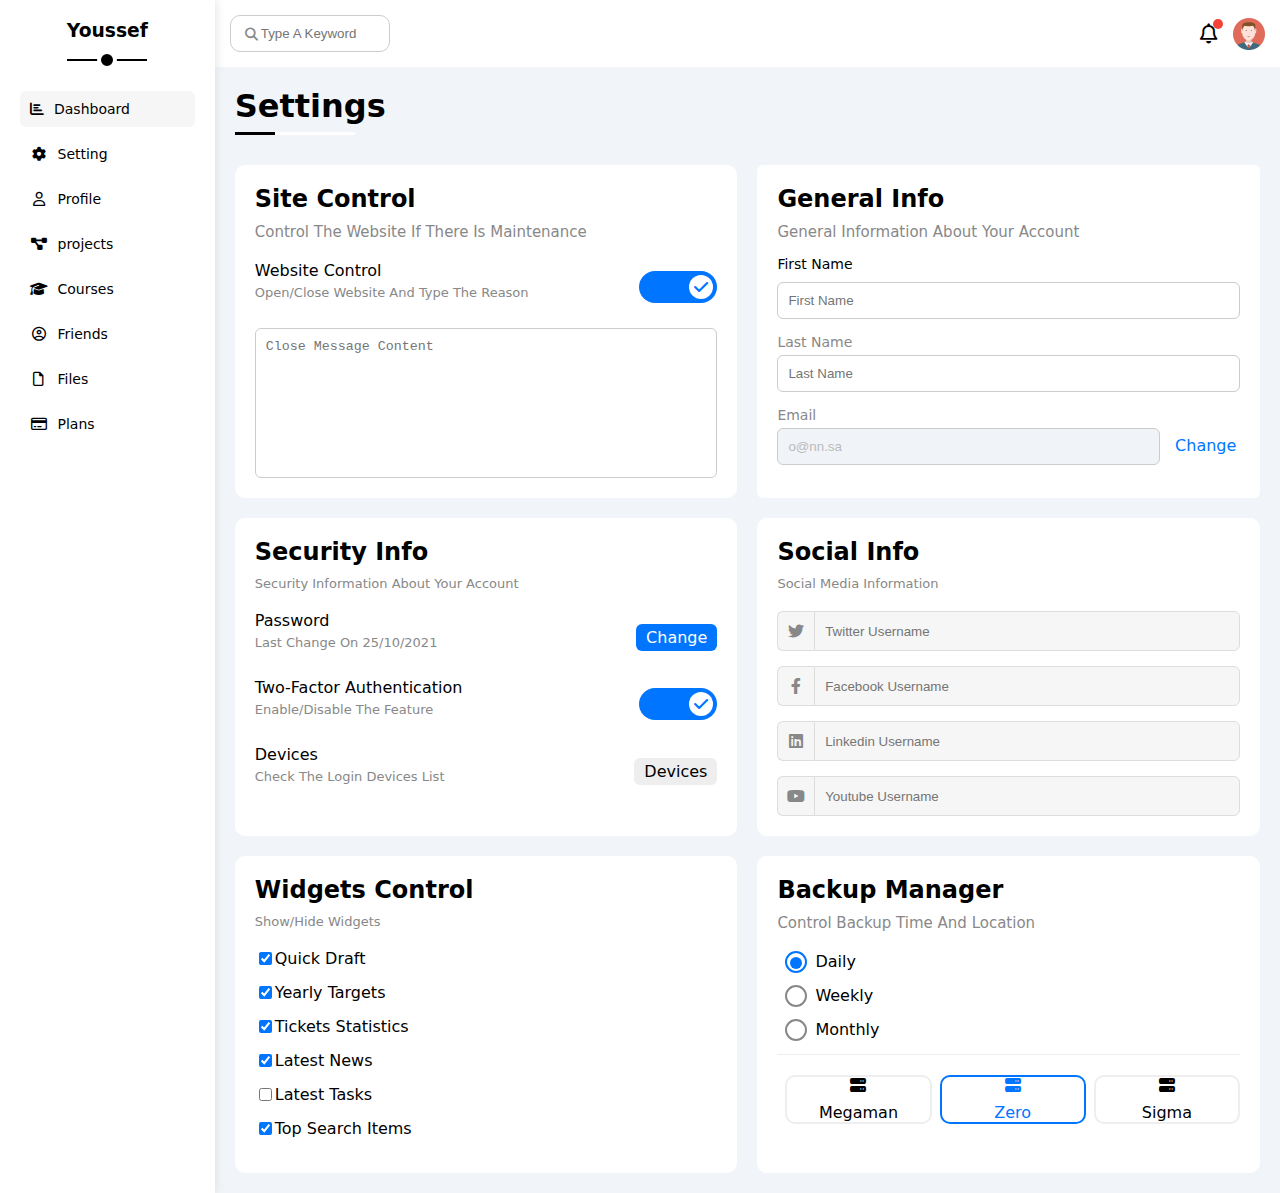
<file: setting.html>
<!DOCTYPE html>
<html lang="en">
<head>
    <meta charset="UTF-8">
    <meta name="viewport" content="width=device-width, initial-scale=1.0">
    <title>Youssef</title>
    <link rel="stylesheet" href="css/all.min.css">   
    <link rel="stylesheet" href="css/framework.css">
    <link rel="stylesheet" href="css/master.css">
    <link rel="preconnect" href="https://fonts.googleapis.com" />
    <link rel="preconnect" href="https://fonts.gstatic.com" crossorigin />
    <link href="https://fonts.googleapis.com/css2?family=Open+Sans:wght@300;500&#038;display=swap" rel="stylesheet" />
</head>
    <body>
        <div class="page d-flex">
        <div class="sidebar bg-white p-20  p-relative">
            <h3 class="p-relative txt-c mt-0">Youssef</h3>
            <ul>
                <li>
                    <a class="active d-flex align-center fs-14 c-black red-6 p-10" href="index.html">
                        <i class="fa-solid fa-chart-bar"></i>
                        <span>Dashboard</span>
                    </a>
                </li>
            </ul>
            <ul>
                <li>
                    <a class=" d-flex align-center fs-14 c-black red-6 p-10" href="setting.html">
                        <i class="fa-solid fa-gear fa-fw"></i>
                        <span>Setting</span>
                    </a>
                </li>
            </ul>
            <ul>
                <li>
                    <a class=" d-flex align-center fs-14 c-black red-6 p-10" href="profile.html">
                        <i class="fa-regular fa-user fa-fw"></i>
                        <span>Profile</span>
                    </a>
                </li>
            </ul>
            <ul>
                <li>
                    <a class=" d-flex align-center fs-14 c-black red-6 p-10" href="projects.html">
                        <i class="fa-solid fa-diagram-project fa-fw"></i>
                        <span>projects</span>
                    </a>
                </li>
            </ul>
            <ul>
                <li>
                    <a class=" d-flex align-center fs-14 c-black red-6 p-10" href="courses.html">
                        <i class="fa-solid fa-graduation-cap fa-fw"></i>
                        <span>Courses</span>
                    </a>
                </li>
            </ul>
            <ul>
                <li>
                    <a class=" d-flex align-center fs-14 c-black red-6 p-10" href="friends.html">
                        <i class="fa-regular fa-circle-user fa-fw"></i>
                        <span>Friends</span>
                    </a>
                </li>
            </ul>
            <ul>
                <li>
                    <a class=" d-flex align-center fs-14 c-black red-6 p-10" href="files.html">
                        <i class="fa-regular fa-file fa-fw"></i>
                        <span>Files</span>
                    </a>
                </li>
            </ul>
            <ul>
                <li>
                    <a class=" d-flex align-center fs-14 c-black red-6 p-10" href="plans.html">
                        <i class="fa-regular fa-credit-card fa-fw"></i>
                        <span>Plans</span>
                    </a>
                </li>
            </ul>
        </div>
        <div class="content w-full">
            <!-- start-head -->
            <div class="head bg-white p-15 between-flex">
                <div class="search p-relative">
                    <input class="p-10" type="search" placeholder="Type A Keyword">
                </div>
                <div class="icons d-flex align-center">
                    <span class="notification p-relative">
                        <i class="fa-regular fa-bell fa-lg"></i>
                    </span>
                    <img decoding="async"  src="imgs/avatar.png" alt="" />
                </div>
                </div>
                <h1 class=" p-relative">Settings</h1>
            <div class="settings-page m-20 d-grid gap-20">
                <!-- Start Settings Box -->
                <div class="p-20 bg-white red-10">
                <h2 class="mt-0 mb-10">Site Control</h2>
            <p class="mt-0 mb-20 c-gray fs-15">Control The Website If There Is Maintenance</p>
                <div class="mb-15 between-flex">
                    <div> 
                        <span>Website Control</span>
                        <p class="c-gray mt-5 mb-0 fs-13">Open/Close Website And Type The Reason</p>
                    </div>
                    <div>
                        <label>
                            <input class="toggle-checkbox"type="checkbox" checked />
                            <div class="toggle-switch"></div>
                        </label>
                    </div>
                </div> 
                <textarea class="close-message p-10 red-6 d-block w-full" placeholder="Close Message Content"></textarea>
            </div>
            <!-- End Settings Box -->    
                <div class="bg-white p-20 p-relative red-6">
                    <h2 class="mt-0 mb-10">General Info</h2>
                    <p class="c-gray mt-5 mb-0 fs-15">General Information About Your Account</p>
                    <div class="mb-15">
                        <label for="first" class="fs-14 c-grey d-block mb-10" for="first">First Name</label>
                        <input
                        class="b-none border-ccc p-10 red-6 d-block w-full"
                        type="text"
                        id="first"
                        placeholder="First Name"
                        />
                    </div>
                    <div class="mb-15">
                        <label class="fs-14 c-gray d-block mb-5" for="last">Last Name</label>
                        <input
                        class="b-none border-ccc p-10 red-6 d-block w-full"
                        id="last"
                        type="text"
                        placeholder="Last Name"
                        />
                    </div>
                    <div>
                        <label class="fs-14 c-gray d-block mb-5" for="email">Email</label>
                        <input
                        class="email b-none border-ccc p-10 red-6 w-full mr-10"
                        id="email"
                        type="email"
                        value="o@nn.sa"
                        disabled
                        />
                        <a class="c-blue" href="#">Change</a>
                    </div>
                    </div>
                    <div class="p-20 bg-white red-10">
                        <h2 class="mt-0 mb-10">Security Info</h2>
                    <p class="mt-0 mb-20 c-gray fs-13">Security Information About Your Account</p>
                    <div class="sec-box mb-15 between-flex">
                        <div>
                    <span>Password</span>
                            <p class="c-gray mt-5 mb-0 fs-13">Last Change On 25/10/2021</p>
                        </div>
                        <a class="button bg-blue c-white btn-shape" href="#">Change</a>
                    </div>
                    <div class="sec-box mb-15 between-flex">
                        <div>
                    <span>Two-Factor Authentication</span>
                            <p class="c-gray mt-5 mb-0 fs-13">Enable/Disable The Feature</p>
                        </div>
                        <label>
                            <input class="toggle-checkbox"type="checkbox" checked />
                            <div class="toggle-switch"></div>
                        </label>
                    </div>
                    <div class="sec-box mb-15 between-flex">
                        <div>
                    <span>Devices</span>
                            <p class="c-gray mt-5 mb-0 fs-13">Check The Login Devices List</p>
                        </div>
                        <a class="button bg-eee c-black btn-shape" href="#">Devices</a>
                    </div>
                    </div>
                    <div class=" social-boxes p-20 bg-white red-10">
                        <h2 class="mt-0 mb-10">Social Info</h2>
                    <p class="mt-0 mb-20 c-gray fs-13">Social Media Information</p>
                    <div class="d-flex align-center mb-15">
                        <i class="fa-brands fa-twitter center-flex c-gray"></i>
                        <input class="w-full" type="text" placeholder="Twitter Username" />
                    </div>
                    <div class="d-flex align-center mb-15">
                        <i class="fa-brands fa-facebook-f center-flex c-gray"></i>
                        <input class="w-full" type="text" placeholder="Facebook Username" />
                    </div>
                    <div class="d-flex align-center mb-15">
                        <i class="fa-brands fa-linkedin center-flex c-gray"></i>
                        <input class="w-full" type="text" placeholder="Linkedin Username" />
                    </div>
                    <div class="d-flex align-center">
                        <i class="fa-brands fa-youtube center-flex c-gray"></i>
                        <input class="w-full" type="text" placeholder="Youtube Username" />
                    </div>
                    </div>

                    <div class="p-20 bg-white red-10">
                    <h2 class="mt-0 mb-10">Widgets Control</h2>
                    <p class="mt-0 mb-20 c-gray fs-13">Show/Hide Widgets</p>
                    <div class=" control d-flex align-center mb-15">
                        <input type="checkbox" id="one" checked />
                        <label for="one">Quick Draft</label>
                    </div>
                    <div class="control d-flex align-center mb-15">
                        <input type="checkbox" id="two" checked />
                        <label for="two">Yearly Targets</label>
                    </div>
                    <div class="control d-flex align-center mb-15">
                        <input type="checkbox" id="three" checked />
                        <label for="three">Tickets Statistics</label>
                    </div>
                    <div class="control d-flex align-center mb-15">
                        <input type="checkbox" id="four" checked />
                        <label for="four">Latest News</label>
                    </div>
                    <div class="control d-flex align-center mb-15">
                        <input type="checkbox" id="five" />
                        <label for="five">Latest Tasks</label>
                    </div>
                    <div class="control d-flex align-center mb-15">
                        <input type="checkbox" id="six" checked />
                        <label for="six">Top Search Items</label>
                    </div>
                    </div>
                    <div class=" backup-control p-20 bg-white red-10">
                        <h2 class="mt-0 mb-10">Backup Manager</h2>
                    <p class="mt-0 mb-20 c-gray fs-15">Control Backup Time And Location</p>
                    <div class="date d-flex align-center mb-15">
                        <input type="radio" name="time" id="daily" checked />
                        <label for="daily">Daily</label>
                    </div>
                    <div class="date d-flex align-center mb-15">
                        <input type="radio" name="time" id="weekly" />
                        <label for="weekly">Weekly</label>
                    </div>
                    <div class="date d-flex align-center mb-15">
                        <input type="radio" name="time" id="monthly" />
                        <label for="monthly">Monthly</label>
                    </div>
            <div class="servers d-flex align-center txt-c">
            <input type="radio" name="servers" id="server-one" />
            <div class="server mb-15 red-10 w-full">
                <label class="d-block m-15" for="server-one">
                <i class="fa-solid fa-server d-block mb-10"></i>
                Megaman
                </label>
            </div>
            <input type="radio" name="servers" id="server-two" checked />
            <div class="server mb-15 red-10 w-full">
                <label class="d-block m-15" for="server-two">
                <i class="fa-solid fa-server d-block mb-10"></i>
                Zero
                </label>
            </div>
            <input type="radio" name="servers" id="server-three" />
            <div class="server mb-15 red-10 w-full">
                <label class="d-block m-15" for="server-three">
                <i class="fa-solid fa-server d-block mb-10"></i>
                Sigma
                </label>
            </div>
            </div>
        </div>
        <!-- End Settings Box -->
    </body>
</file>
<file: css/framework.css>
:root {
    --blue-color: #0075ff;
    --blue-alt-color: #0d69d5;
    --orange-color: #f59e0b;
    --green-color: #22c55e;
    --red-color: #f44336;
    --grey-color: #888;
}
/* start box */
.d-flex{
    display: flex;
}
.f-wrap {
    flex-wrap: wrap;
}
.d-block{
    display: block;
}
.align-center{
    align-items: center;
}
/* end box */
/* start-grid */
.d-grid{
    display: grid;
}
.gap-20{
    gap: 20px;
}

/* end-grid */
/* start padding + margin + width*/
.p-10{
    padding: 10px;
}
.p-15{
    padding: 15px;
}
.p-20{
    padding: 20px;
}
.pb-10{
    padding-top: 10px;
}
.pt-15{
    padding-top: 15px;
}
.pt-20{
    padding-top: 20px;
}
.pb-15{
    padding-bottom: 15px;
}
.pb-20{
    padding-bottom: 20px;
}
.pl-15{
    padding-left: 15px;
}
.m-0{
    margin: 0;
}
.m-15{
    margin: 15;
}
.m-20{
    margin: 20px;
}
.mt-0{
    margin-top: 0;
}
.mt-5{
    margin-top: 5px;
}
.mt-10{
    margin-top: 10px;
}
.mt-20{
    margin-top: 20px;
}
.mt-15{
    margin-top: 15px;
}
.mt-25{
    margin-top: 25px;
}
.mb-5{
    margin-bottom: 5px;
}
.mb-10{
    margin-bottom: 10px;
}
.mb-15{
    margin-bottom: 15px;
}
.mb-20{
    margin-bottom: 20px;
}
.mb-25{
    margin-bottom: 25px;
}

.mr-10{
    margin-right: 10px;
}
.mr-15{
    margin-right: 15px;
}
.w-100{
    width: 100px;
}
.w-full{
    width: 100%;
}
.w-fit{
    width: fit-content;
}
.h-100{
    height: 100px;
}
.h-full {
    height: 100%;
}
/* end padding + margin*/

/* START color */
.bg-white{
    background-color: white;
}
.bg-eee{
    background-color: #eee;
}
.bg-blue{
    background-color:var(--blue-color);
}
.bg-orange{
    background-color: #f59e0b;
}
.bg-green{
    background-color: #22c55e;
}
.bg-red{
    background-color: var(--red-color);
}
.c-black{
    color: black;
}
.c-gray{
    color: var(--grey-color);
}
.c-white{
    color: white;
}
.c-orange{
    color: #f59e0b;
}
.c-green{
    color: #22c55e;
}
.c-blue{
    color: var(--blue-color);
}
/* End color */
/* Start position */
.p-relative{
    position: relative;
}
.p-absolute{
    position: absolute;
}
/* End position */
/* Start font */
.txt-c{
    text-align: center;
    
}
.fs-13{
    font-size: 13px;
}
.fs-14{
    font-size: 14px;
}
.fs-15{
    font-size: 15px;
}
.fs-25{
    font-size: 25px;
}
.fw-bold{
    font-weight: bold;
}
@media (max-width: 767px){
    .txt-c-mobile{
        text-align: center;
}
}
/* End font */
/* start-border */
.red-6{
    border-radius: 6px;
}
.red-10{
    border-radius: 10px;
}
.rad-half {
    border-radius: 50%;
}
.b-none {
    border: none;
}
.border-ccc {
    border: 1px solid #ccc;
}
.border-eee {
    border: 1px solid #eee;
}

/* End-border */
/* start-components */
.between-flex{
    display: flex;
    justify-content: space-between;
    align-items: center;
}
.center-flex{
    display: flex;
    justify-content: center;
    align-items: center;
}
.align-center{
    align-items: center;
}
.space-between{
    justify-content: space-between;
}
/* end-components */
/* start btn */
.btn-shape {
    padding: 4px 10px;
    border-radius: 6px;
}

/* end btn */
</file>
<file: css/master.css>
:root {
    --blue-color: #0075ff;
    --blue-alt-color: #0d69d5;
    --orange-color: #f59e0b;
    --green-color: #22c55e;
    --red-color: #f44336;
    --grey-color: #888;
}
* {
    box-sizing: border-box;
    scroll-behavior: smooth;
}
body{
    margin: 0;
    font-family: system-ui, -apple-system, BlinkMacSystemFont, 'Segoe UI', Roboto, Oxygen, Ubuntu, Cantarell, 'Open Sans', 'Helvetica Neue', sans-serif;
}
*:focus{
    outline: none;
}
a{
    text-decoration: none;
}
ul{
    list-style: none;
    padding: 0;
}
::-webkit-scrollbar{
    width: 15px;
}
::-webkit-scrollbar-track{
    background-color: white;
}
::-webkit-scrollbar-thumb{
    background-color: var(--blue-color);
}
::-webkit-scrollbar-thumb:hover{
    background-color: var(--blue-alt-color);
}
.page{
    min-height: 100vh;
    background-color: #f1f5f9;
}
/* start- sidebar */
.sidebar{
    width: 250px;
    box-shadow: 0 0 10px #ddd;
}
.sidebar > h3{
    margin-bottom: 50px;
}

.sidebar > h3::before,.sidebar > h3::after {
    content: "";
    background-color: black;
    transform: translateX(-50%);
    position: absolute;
    left: 50%;
}
.sidebar > h3::before{
    width: 80px;
    height: 2px;
    bottom: -20px;
}

.sidebar > h3::after{
    bottom: -29px;
    width: 12px;
    height: 12px;
    border-radius: 50%;
    border: 4px solid white;
}

.sidebar ul li a{
    transition: 0.3s;
    margin-bottom: -7px;
}
.sidebar ul li a:hover,
.sidebar ul li a.active
{
    background-color: #f6f6f6;
}
.sidebar ul li a span{ 
    font-size: 14px;
    margin-left:10px ;
}
@media (max-width: 767px){
        .sidebar{
        width: 60px;
        padding: 10px;
    }
    .sidebar > h3{
        font-size: 10px;
        margin-bottom: 15px;
    }
    .sidebar > h3::before,
    .sidebar > h3::after{
        display: none;
    }
    .sidebar ul li a span{
        display: none;
    }
}
/* end - sidebar */
/* start-content  */
.content {
    overflow:hidden ;
}
.head .search::before{
    font-family: var(--fa-style-family-classic);
    content: "\f002";
    font-weight: 900;
    position: absolute;
    left: 15px;
    top: 50%;
    transform: translateY(-50%);
    font-size: 13px;
    color: var(--grey-color);
}
.head .search input{
    border: 1px solid #ccc;
    border-radius: 10px;
    padding-left: 30px;
    width: 160px;
    transition: width 0.3s;
}
.head .search input:focus{
    width: 200px;
}
.head .search input:focus::placeholder{
    opacity: 0;
}
.head .icons .notification::before{
    content: "";
    position: absolute;
    width: 10px;
    height: 10px;
    background-color: var(--red-color);
    border-radius: 50%;
    right: -5px;
    top: -5px;
}
.head .icons img{
    width: 32px;
    height: 32px;
    margin-left: 15px;
}

.page h1{
    margin: 20px 20px 40px;
}
.page h1::before,
.page h1::after{
    content: "";
    height: 3px;
    position: absolute;
    bottom: -10px;
    left: 0;
}
.page h1::before{
    background-color: white;
    width: 120px;
}
.page h1::after{
    background-color: black;
    width: 40px;
}
.wrapper{
    grid-template-columns: repeat(auto-fill, minmax(450px, 1fr));
    margin-left: 20px;
    margin-right: 20px;
}
@media (max-width: 767px){
    .wrapper{
        grid-template-columns: minmax(200px, 1fr);
        margin-left: 10px;
        margin-right: 10px;
        gap: 10px;
    }
}
/* end-content */
/* Start Welcome Widget */
.welcome{
    overflow: hidden;
}
.welcome .intro img{
    width: 200px;
    margin-bottom: -10px;
}
.welcome .avatar{
    width: 64px;
    height: 64px;
    border: 2px solid white;
    border-radius: 50%;
    box-shadow: 0 0 5px #ddd;
    margin-left: 20px;
    margin-top: -32px;
}
.welcome .body {
    border-top: 1px solid #eee;
    border-bottom: 1px solid #eee;
}
.welcome .body > div {
    flex: 1;
}
.welcome .visit{
    margin: 0 15px 15px auto;
    transition:  0.3s;
}
.welcome .visit:hover {
    background-color: var(--blue-alt-color);
}
@media (max-width: 767px) {
    .welcome .intro {
    padding-bottom: 30px;
    }
    .welcome .avatar {
    margin-left: 0;
    }
    .welcome .body > div:not(:last-child) {
    margin-bottom: 20px;
    }
}
/* End Welcome Widget */
/* start Quick Draft Widget */
.quick-draft input{
    border: none;
}

.quick-draft textarea {
    resize: none;
    min-height: 180px;
    border: none;
}

.quick-draft .save{
    margin-left: auto;
    transition: 0.3s;
    cursor: pointer;
    margin-top: 10PX;
}
.quick-draft  .save:hover {
    background-color:var(--blue-alt-color);
}
/* end Quick Draft Widget */
/* Start Targets Widget */
.targets .target-row .icon{
    width: 80px;
    height: 80px;
    margin-right: 15px;
}

.targets .details{
    flex: 1;
}

.targets .details .progress span span{
    position: absolute;
    bottom: 16px;
    right: -16px;
    color: white;
    padding: 2px 5px;
    border-radius: 6px;
    font-size: 13px;
}
.targets .details .progress span span::after{
    content: "";
    border-color: transparent;
    border-width: 5px;
    border-style: solid;
    position: absolute;
    bottom: -10px;
    left: 50%;
    transform: translateX(-50%)
}
.targets .details .progress > .blue span::after {
    border-top-color: var(--blue-color);
}
.targets .details .progress > .orange span::after {
    border-top-color: var(--orange-color);
}
.targets .details .progress > .green span::after {
    border-top-color: var(--green-color);
}
    .targets .details .progress{
    height: 4px;
}
.targets .details .progress > span{
    position: absolute;
    left: 0;
    top: 0;
    height: 100%
}
.blue .icon, .blue .progress {
    background-color: rgb(0 117 255 / 20%);
}
.orange .icon, .orange .progress {
    background-color: rgb(245 158 11 / 20%);
}
.green .icon, .green .progress {
    background-color: rgb(34 197 94 / 20%);
}
/* End Targets Widget */
/* Start Ticket Widget  */
.tickets .box{
    border: 1px solid #ccc;
    width: calc(50% - 10px)
}
/* End Ticket Widget  */
/* start latest */
.latest-news .news-row:not(:last-of-type) {
    margin-bottom: 20px;
    padding-bottom: 20px;
    border-bottom: 1px solid #eee;
}
.latest-news .news-row img{
    width: 100px;
    border-radius: 6px;
    margin-right: 15px
}
.latest-news .info{
    flex-grow: 1;
}
.latest-news .info h3 {
    margin: 0 0 6px;
    font-size: 16px;
}

@media (max-width: 767px) {
    .latest-news .news-row {
    display: block;
    }
    .latest-news .news-row .label {
    margin: 10px auto;
    width: fit-content;
    }
}
/* end latest */
/* Start latest */
.tasks .task-row:not(:last-of-type) {
    margin-bottom: 10px;
    padding-bottom: 15px;
    border-bottom: 1px solid #eee;
}
.tasks .info {
    flex-grow: 1;
}
.tasks .done {
    opacity: 0.3;
}
.tasks .done h3,
.tasks .done p {
text-decoration: line-through;
}
.tasks .delete {
cursor: pointer;
transition: 0.3s;
}
.tasks .delete:hover {
color: var(--red-color);
}
/*ُ End latest */
/* Start lasts-uploads */
.lasts-uploads ul li:not(:last-child) {
    border-bottom: 1px solid #eee;
}
    
.lasts-uploads img{
    width: 40px;
    height: 40px;
}
/* End lasts-uploads */
/* Start Last project */
.last-project .launch-icon{
    opacity: 0.1;
    position: absolute;
    right: 0;
    bottom: 0;
    width: 160px;
}
.last-project ul li.done::before {
    background-color: var(--blue-color);
}
.last-project ul::before {
    content: "";
    position: absolute;
    left: 11px;
    width: 2px;
    height: 100%;
    background-color: var(--blue-color);
}
.last-project ul li::before {
    content: "";
    width: 20px;
    height: 20px;
    display: block;
    border-radius: 50%;
    background-color: white;
    border: 2px solid white;
    outline: 2px solid var(--blue-color);
    margin-right: 15px;
    z-index: 1;
}
.last-project ul li.current::before {
    animation: change-color 0.8s infinite alternate;
}
/* End Last project */
/* Start Reminders */
.reminders ul li .key {
    width: 15px;
    height: 15px;
}
.reminders ul li > .blue{
    border-left: 2px solid var(--blue-color);
}
.reminders ul li > .green{
    border-left: 2px solid var(--green-color);
}
.reminders ul li > .orange{
    border-left: 2px solid var(--orange-color);
}
.reminders ul li > .red{
    border-left: 2px solid var(--red-color);
}
/* End Reminders */
/* start-latest-post */
.latest-post img{
width: 48px;
height: 48px;
}
.latest-post .post-content {
    text-transform: capitalize;
    line-height: 1.8;
    border-top: 1px solid #eee;
    border-bottom: 1px solid #eee;
    min-height: 140px;
}
/* End-latest-post */
/* Start social media */

.social-media .box {
    padding-left: 70px;
}
.social-media .box i {
    position: absolute;
    left: 0;
    top: 0;
    width: 52px;
    transition: 0.3s;
}
.social-media .box i:hover {
transform: rotate(5deg);
}
.social-media .twitter {
background-color: rgb(29 161 242 / 20%);
color: #1da1f2;
}
.social-media .twitter i,
.social-media .twitter a {
background-color: #1da1f2;
}
.social-media .facebook {
    background-color: rgb(24 119 242 / 20%);
    color: #1da1f2;
}
.social-media .facebook i,
.social-media .facebook a {
    background-color: #1877f2;
}
.social-media .youtube {
    background-color: rgb(255 0 0 / 20%);
    color: #ff0000;
}
.social-media .youtube i,
.social-media .youtube a {
    background-color: #ff0000;
}
.social-media .linkedin {
    background-color: rgb(0 119 181 / 20%);
    color: #0077b5;
}
.social-media .linkedin i,
.social-media .linkedin a {
    background-color: #0077b5;
}

/* Ens social media */
/* Start projects table */
.projects .responsive-table{
    overflow-x: auto;
}
.projects table{
    min-width: 1000px;
    border-spacing: 0;
}
.projects thead td{
    background-color: #eee;
    font-weight: bold;
}
.projects table td{
    padding: 15px;
}
.projects tbody td{
    border-bottom: 1px solid #EEE;
    border-left: 1px solid #EEE;
    transition:0.3s ;
}
.projects tbody tr:hover td{
    background-color: #faf7f7;

}
.projects table tbody  tr td:last-child{
    border-right: 1px solid #eee;
}
.projects table img{
    width: 32px;
    height: 32px;
    border-radius: 50%;
    padding: 2px;
    background-color: white;
}
.projects table img:not(:first-child){
    margin-left: -20px;
}
.projects table .label{
    font-size: 13px;
}

/* End projects table */
/* Start page setting */
.settings-page .close-message{
    border: 1px solid #ccc;
    resize: none;
    min-height: 150px;
}
.settings-page .email{
    display: inline-flex;
    width: calc(100% - 80px);
}
.settings-page {
grid-template-columns: repeat(auto-fill, minmax(500px, 1fr));
}
@media (max-width: 767px) {
    .settings-page {
    grid-template-columns: minmax(100px, 1fr);
    margin-left: 10px;
    margin-right: 10px;
    gap: 10px;
    }
}
.toggle-checkbox {
    -webkit-appearance: none;
    appearance: none;
    display: none;
}
.toggle-switch {
    background-color: #ccc;
    width: 78px;
    height: 32px;
    border-radius: 16px;
    position: relative;
    transition: 0.3s;
    cursor: pointer;
}
.toggle-switch::before {
    font-family: var(--fa-style-family-classic);
    content: "\f00d";
    font-weight: 900;
    background-color: white;
    width: 24px;
    height: 24px;
    position: absolute;
    border-radius: 50%;
    top: 4px;
    left: 4px;
    display: flex;
    justify-content: center;
    align-items: center;
    color: #aaa;
    transition: 0.3s;
}
.toggle-checkbox:checked + .toggle-switch {
    background-color: var(--blue-color);
}
.toggle-checkbox:checked + .toggle-switch::before {
    content: "\f00c";
    left: 50px;
    color: var(--blue-color);
}
.settings-page :disabled {
    cursor: no-drop;
    background-color: #f0f4f8;
    color: #bbb;
}
.settings-page .social-boxes i{
    width: 40px;
    height: 40px;
    background-color: #f6f6f6;
    border: 1px solid #ddd;
    border-right: none;
    border-radius: 6px 0 0 6px;
    transition: 0.3s;
}
.settings-page .social-boxes input {
    height: 40px;
    background-color: #f6f6f6;
    border: 1px solid #ddd;
    padding-left: 10px;
    border-radius: 0 6px 6px 0;
}
.settings-page .social-boxes > div:focus-within i{
    color: black;
}
.backup-control input[type="radio"] {
    -webkit-appearance: none;
    appearance: none;
}
.backup-control .date label {
    padding-left: 30px;
    cursor: pointer;
    position: relative;
}
.backup-control .date label::before {
    content: "";
    position: absolute;
    top: 50%;
    left: 0;
    margin-top: -11px;
    width: 18px;
    height: 18px;
    border: 2px solid var(--grey-color);
    border-radius: 50%;
}
.backup-control .date label::after {
    content: "";
    position: absolute;
    left: 5px;
    top: 5px;
    width: 12px;
    height: 12px;
    background: var(--blue-color);
    border-radius: 50%;
    transition: 0.3s;
    transform: scale(0);
}
.backup-control .date input[type="radio"]:checked + label::before {
    border-color: var(--blue-color);
}
.backup-control .date input[type="radio"]:checked + label::after {
    transform: scale(1);
}
.backup-control .servers {
    border-top: 1px solid #eee;
    padding-top: 20px;
}
@media (max-width: 767px) {
    .backup-control .servers {
    flex-wrap: wrap;
    }
}
.backup-control .servers .server {
    border: 2px solid #eee;
    position: relative;
}
.backup-control .servers .server label {
    cursor: pointer;
}
.backup-control .servers input[type="radio"]:checked + .server {
    border-color: var(--blue-color);
    color: var(--blue-color);
}
/* End page setting */
/* Start Profile Page */
@media (max-width: 767px) {
    .profile-page .overview {
    flex-direction: column;
    }
}
.profile-page .avatar-box {
    width: 300px;
}
@media (min-width: 768px) {
    .profile-page .avatar-box {
    border-right: 1px solid #eee;
    }
}
.profile-page .avatar-box > img {
    width: 120px;
    height: 120px;
}
.profile-page .avatar-box .level {
    height: 6px;
    overflow: hidden;
    margin: auto;
    width: 70%;
}
.profile-page .avatar-box .level span {
    position: absolute;
    left: 0;
    top: 0;
    height: 100%;
    background-color: var(--blue-color);
    border-radius: 6px;
}
.profile-page .info-box .box {
    flex-wrap: wrap;
    border-bottom: 1px solid #eee;
    transition: 0.3s;
}
.profile-page .info-box .box:hover {
    background-color: #f9f9f9;
}
.profile-page .info-box .box > div {
    min-width: 250px;
    padding: 10px 0 0;
}
.profile-page .info-box h4 {
    font-weight: normal;
}
  /* Start Training Code */
.profile-page .info-box .toggle-switch {
    height: 20px;
}
@media (max-width: 767px) {
    .profile-page .info-box .toggle-switch {
    margin: auto;
    }
}
.profile-page .info-box .toggle-switch::before {
    width: 12px;
    height: 12px;
    font-size: 8px;
}
.profile-page .info-box .toggle-checkbox:checked + .toggle-switch::before {
    left: 62px;
}
  /* End Training Code */
@media (max-width: 767px) {
    .profile-page .other-data {
    flex-direction: column;
    }
}
.profile-page .skills-card {
    flex-grow: 1;
}
.profile-page .skills-card ul li {
    padding: 15px 0;
}
.profile-page .skills-card ul li:not(:last-child) {
    border-bottom: 1px solid #eee;
}
.profile-page .skills-card ul li span {
    display: inline-flex;
    padding: 4px 10px;
    background-color: #eee;
    border-radius: 6px;
    font-size: 14px;
}
.profile-page .skills-card ul li span:not(:last-child) {
    margin-right: 5px;
}
.profile-page .activities {
    flex-grow: 2;
}
.profile-page .activity:not(:last-of-type) {
    border-bottom: 1px solid #eee;
    padding-bottom: 20px;
    margin-bottom: 20px;
}
.profile-page .activity img {
    width: 64px;
    height: 64px;
    margin-right: 10px;
}
@media (min-width: 768px) {
    .profile-page .activity .date {
    margin-left: auto;
    text-align: right;
    }
}
@media (max-width: 767px) {
    .profile-page .activity {
    flex-direction: column;
    }
    .profile-page .activity img {
    margin-right: 0;
    margin-bottom: 15px;
    }
    .profile-page .activity .date {
    margin-top: 15px;
    }
}
  /* End Profile Page */
  /* Start-projects-page */
    .projects-page {
    grid-template-columns: repeat(auto-fill, minmax(500px, 1fr));
    }
    @media (max-width: 767px) {
        .projects-page {
        grid-template-columns: minmax(200px, 1fr);
        margin-left: 10px;
        margin-right: 10px;
        gap: 10px;
        }
    }
    .projects-page .project .date{
        position: absolute;
        right: 10px;
        top: 10px;
    }
    .projects-page .project .team {
        position: relative;
        min-height: 80px;
    }
    .projects-page .project .team a {
        position: absolute;
        left: 0;
        bottom: 0;
    }
    .projects-page .project .team a:nth-child(2) {
        left: 25px;
    }
    .projects-page .project .team a:nth-child(3) {
        left: 50px;
    }
    .projects-page .project .team a:nth-child(4) {
        left: 75px;
    }
    .projects-page .project .team a:nth-child(5) {
        left: 100px;
    }
    .projects-page .project .team a:hover {
        z-index: 1000;
    }
    .projects-page .project .team img{
        width: 40px;
        border: 2px solid white;
        border-radius: 50%;
        height: 40px;
    }
    .projects-page .project .do {
        justify-content: flex-end;
        border-top: 1px solid #eee;
        padding-top: 15px;
        margin-top: 15px;
    }
    @media (max-width: 767px) {
        .projects-page .project .do {
        flex-direction: column;
        }
    }
    .projects-page .project .do span {
        color: black;
        border-radius: 3px;
        margin-left: 5px;
        width: fit-content;
        padding: 3px 8px;
    }
    @media (max-width: 767px) {
        .projects-page .project .do span:not(:last-child) {
        margin-bottom: 15px;
        }
    }
    .projects-page .project .info {
        border-top: 1px solid #eee;
        margin-top: 15px;
        padding-top: 15px;
    }
    @media (max-width: 767px) {
        .projects-page .project .info {
        flex-direction: column;
        }
    }
    .projects-page .project .prog {
        height: 8px;
        width: 260px;
        position: relative;
        border-radius: 6px;
    }
    @media (max-width: 767px) {
        .projects-page .project .prog {
        margin-bottom: 15px;
        }
    }
    .projects-page .project .prog span {
        position: absolute;
        left: 0;
        top: 0;
        height: 100%;
        border-radius: 6px;
    }
  /* Start-projects-page */
  /* Start-Courses-page */
.courses-page {
    grid-template-columns: repeat(auto-fill, minmax(300px, 1fr));
}
@media (max-width: 767px) {
    .courses-page {
    grid-template-columns: minmax(200px, 1fr);
    margin-left: 10px;
    margin-right: 10px;
    gap: 10px;
    }
}
    .courses-page .course {
    overflow: hidden;
}
    .courses-page .course .cover{
        max-width: 100%;
    }
    .courses-page .course .instructor {
        position: absolute;
        width: 64px;
        height: 64px;
        border-radius: 50%;
        top: 20px;
        left: 20px;
        border: 2px solid white;
    }
    .courses-page .course .description {
        line-height: 1.6;
    }
    .courses-page .course .info .title {
        position: absolute;
        top: -13px;
        left: 50%;
        transform: translateX(-50%);
        font-size: 13px;
    }
    .courses-page .course .info {
        border-top: 1px solid #eee;
        font-size: 13px;
    }
    .courses-page .course .info .title {
        position: absolute;
        top: -13px;
        left: 50%;
        transform: translateX(-50%);
        font-size: 13px;
    }
  /* End-Courses-page */
  /* Start-Friends-page */
    .friends-page {
    grid-template-columns: repeat(auto-fill, minmax(300px, 1fr));
    }
    @media (max-width: 767px) {
        .friends-page {
        grid-template-columns: minmax(200px, 1fr);
        margin-left: 10px;
        margin-right: 10px;
        gap: 10px;
        }
    }
    .friends-page .friend .contact{
        position: absolute;
        left: 10px;
        top: 10px;
    }
    .friends-page .contact i {
        background-color: #eee;
        padding: 10px;
        border-radius: 50%;
        color: #666;
        font-size: 13px;
        cursor: pointer;
        transition: 0.3s;
    }
    .friends-page .contact i:hover{
        background-color: var(--blue-color)
    }
    .friends-page .friend .icons {
        border-top: 1px solid #eee;
        border-bottom: 1px solid #eee;
        margin-top: 15px;
        margin-bottom: 15px;
        padding-top: 15px;
        padding-bottom: 15px;
    }
    .friends-page .friend .icons .vip {
        position: absolute;
        right: 0;
        top: 50%;
        transform: translateY(-50%);
        font-size: 40px;
        opacity: 0.2;
    }
  /* End-Friends-page */
  /* Start-Fils-page */
.files-page {
    flex-direction: row-reverse;
    align-items: flex-start;
}
@media (max-width: 767px) {
    .files-page {
    flex-direction: column;
    align-items: normal;
    }
}
.files-page .files-stats {
    min-width: 260px;
}
.files-page .files-stats .icon {
    width: 40px;
    height: 40px;
    margin-right: 10px;
}
.files-page .files-stats .size {
    margin-left: auto;
}
.files-page .files-stats .blue {
    background-color: rgb(0 117 255 / 20%);
}
.files-page .files-stats .green {
    background-color: rgb(34 197 94 / 20%);
}
.files-page .files-stats .red {
    background-color: rgb(244 67 54 / 20%);
}
.files-page .files-stats .orange {
    background-color: rgb(245 158 11 / 20%);
}
.files-page .files-stats .upload {
    margin: 15px auto 0;
    padding: 10px 15px;
    transition: 0.3s;
}
.files-page .files-stats .upload:hover {
    background-color: var(--blue-alt-color);
}
.files-page .files-stats .upload:hover i {
    animation: go-up 0.8s infinite;
}
.files-page .files-content {
    flex: 1;
    grid-template-columns: repeat(auto-fill, minmax(200px, 1fr));
}
.files-page .files-content img {
    width: 64px;
    height: 64px;
    transition: 0.3s;
}
.files-page .files-content .file:hover img {
    transform: rotate(5deg);
}
.files-page .files-content .info {
    border-top: 1px solid #eee;
}
  /* End-Fils-page */
  /* Start-Plans-page */
.plans-page {
    grid-template-columns: repeat(auto-fill, minmax(450px, 1fr));
}
@media (max-width: 767px) {
    .plans-page {
    grid-template-columns: minmax(250px, 1fr);
    margin-left: 10px;
    margin-right: 10px;
    gap: 10px;
    }
}
.plans-page .plan .top {
    border: 3px solid white;
    outline: 3px solid transparent;
}
.plans-page .plan.green .top {
    outline-color: var(--green-color);
}
.plans-page .plan.blue .top {
    outline-color: var(--blue-color);
}
.plans-page .plan.orange .top {
    outline-color: var(--orange-color);
}
.plans-page .plan .price {
    position: relative;
    font-size: 40px;
    width: fit-content;
    margin: auto;
}
.plans-page .plan .price span {
    position: absolute;
    left: -20px;
    top: 0;
    font-size: 25px;
}
.plans-page .plan ul li {
    padding: 15px 0;
    display: flex;
    align-items: center;
    font-size: 15px;
    border-bottom: 1px solid #eee;
}
.plans-page .plan ul li .yes {
    color: var(--green-color);
}
.plans-page .plan ul li i:not(.yes, .help) {
    color: var(--red-color);
}
.plans-page .plan ul li i:first-child {
    font-size: 18px;
    margin-right: 5px;
}
.plans-page .plan ul li .help {
    color: var(--grey-color);
    margin-left: auto;
    cursor: pointer;
}
  /* End-Plans-page */
</file>
